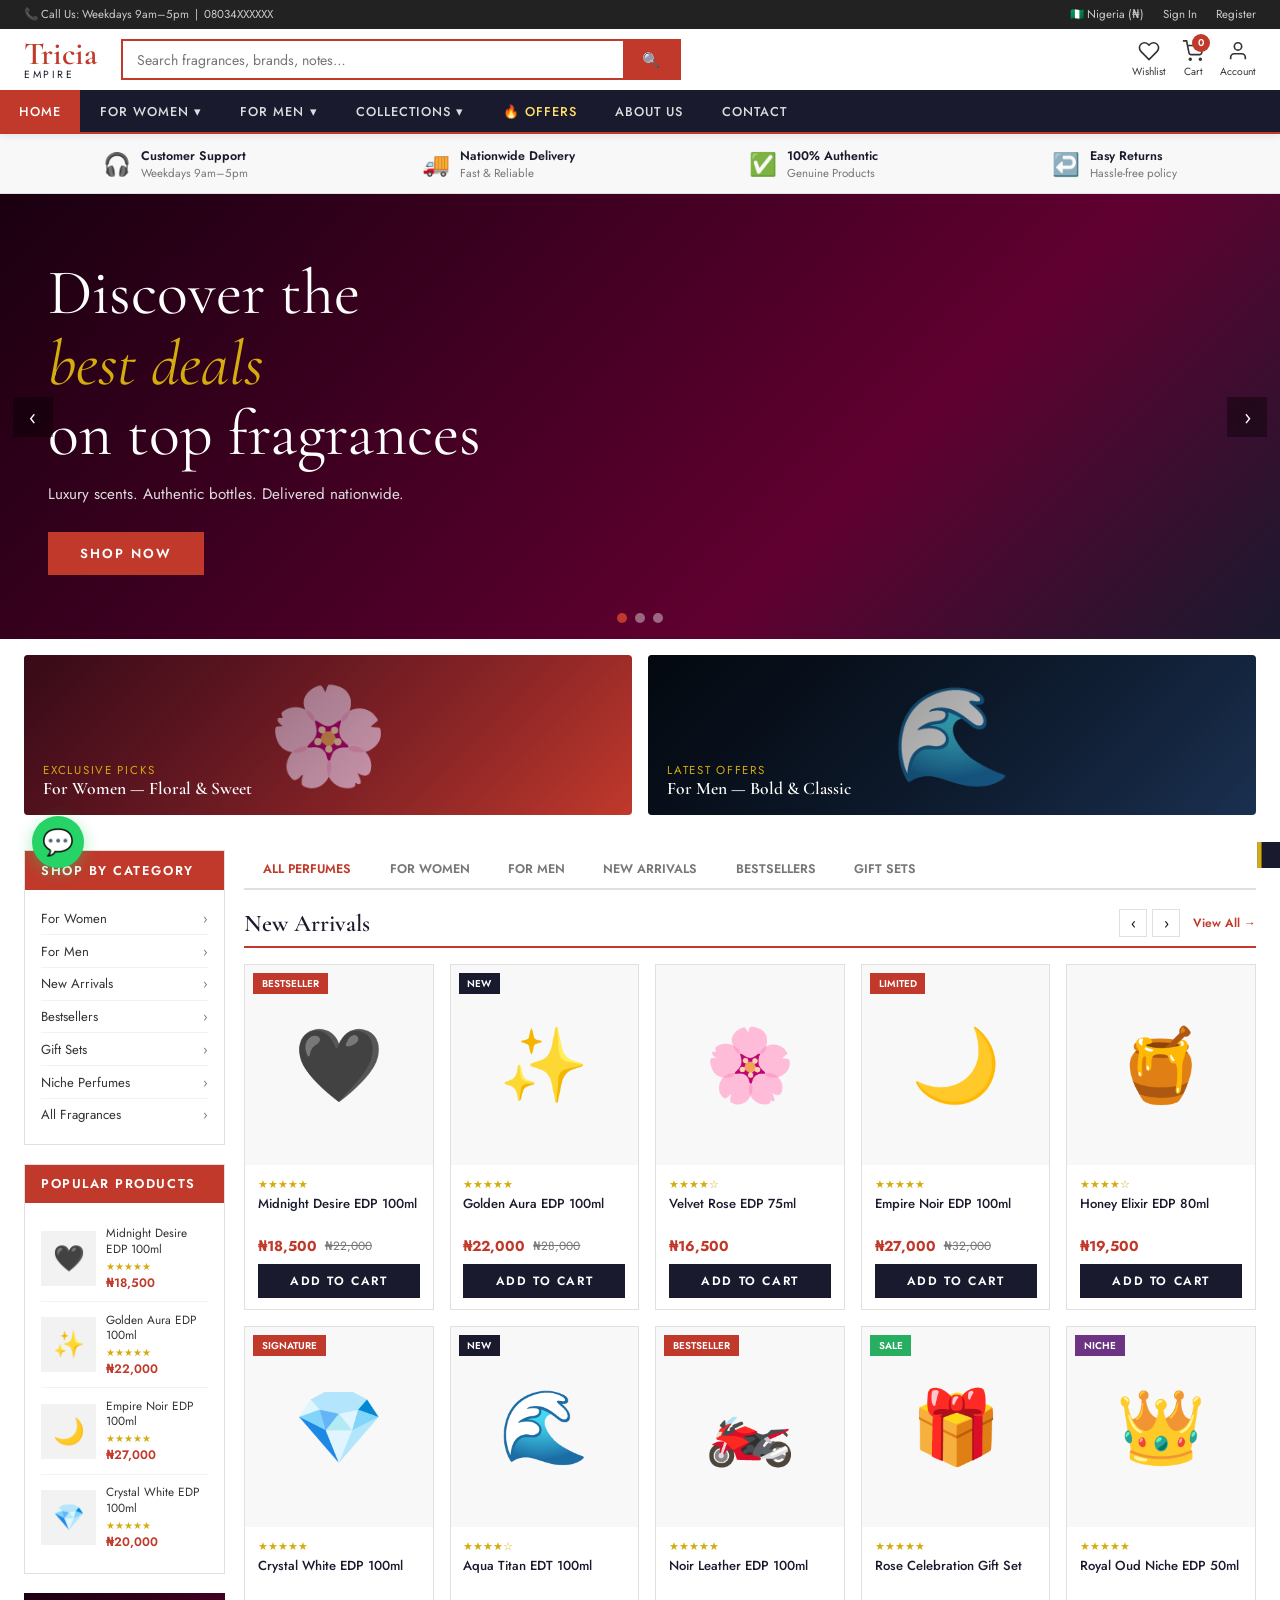
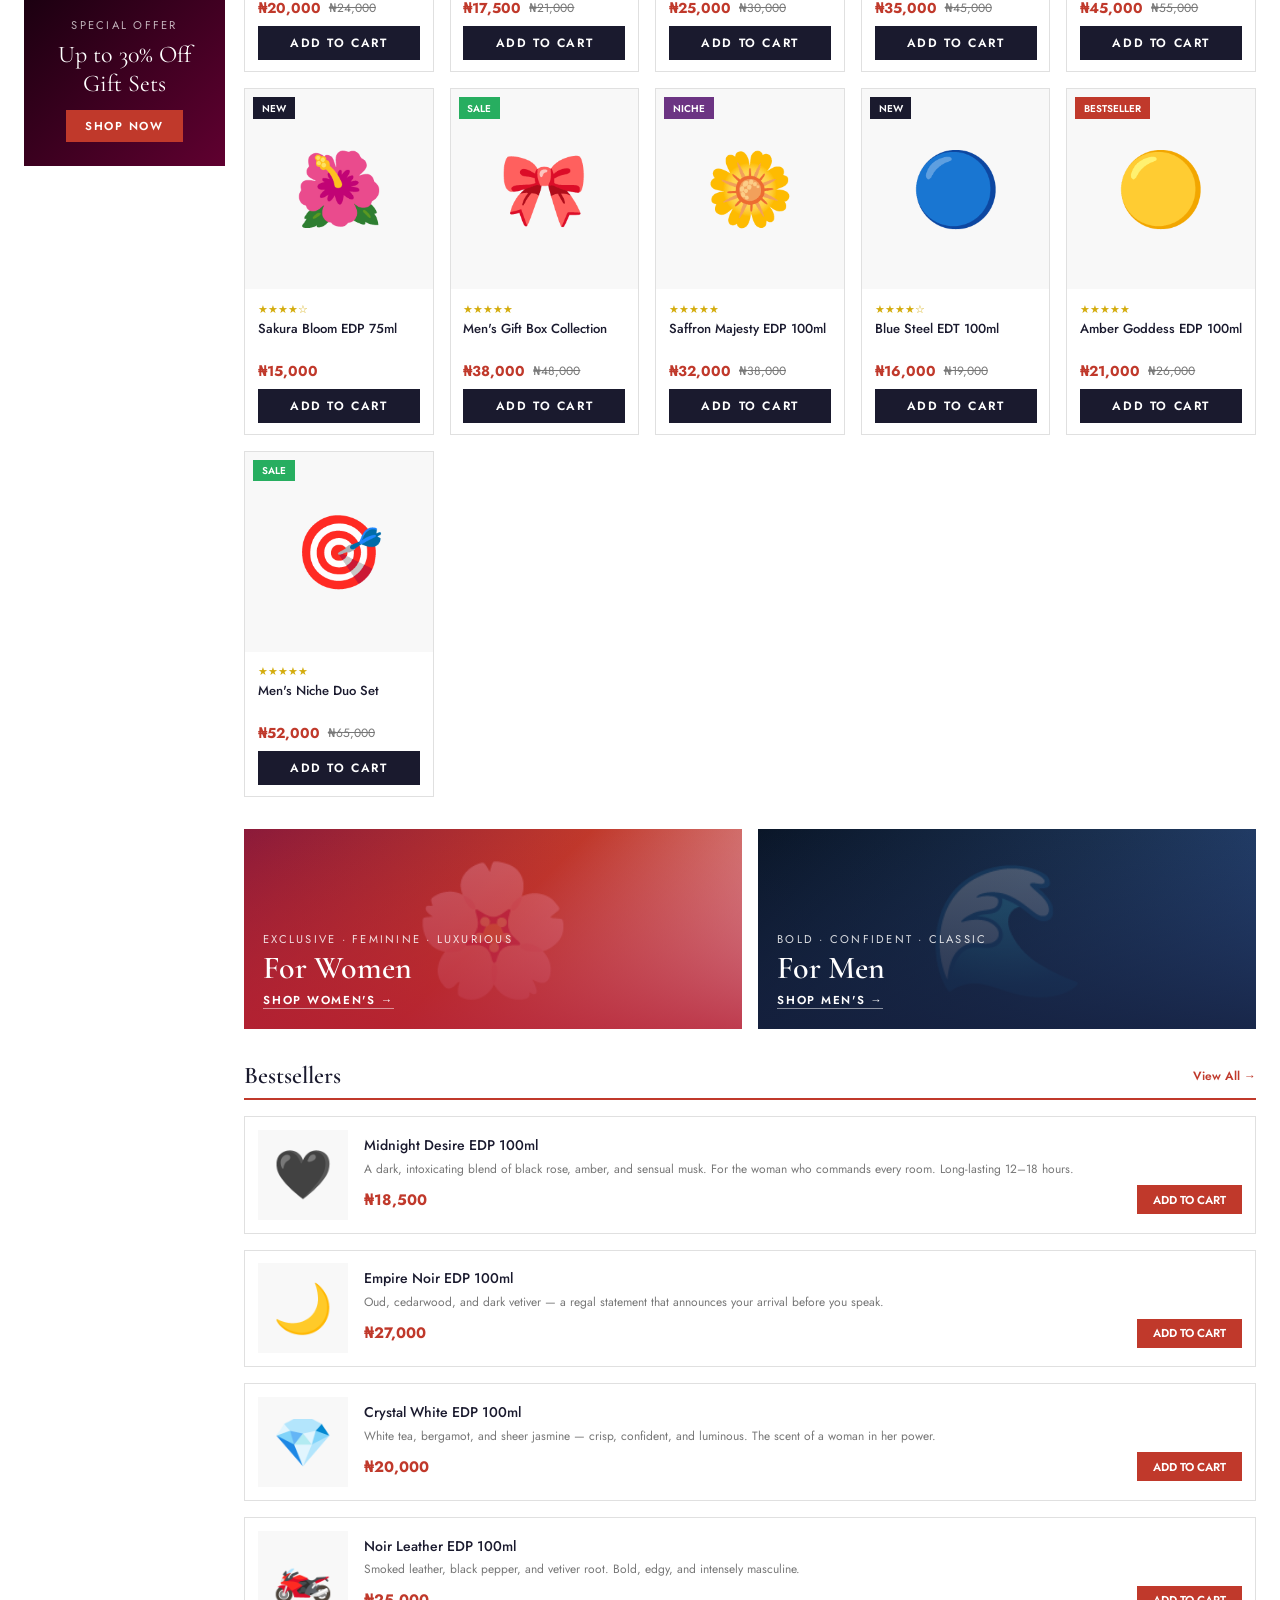
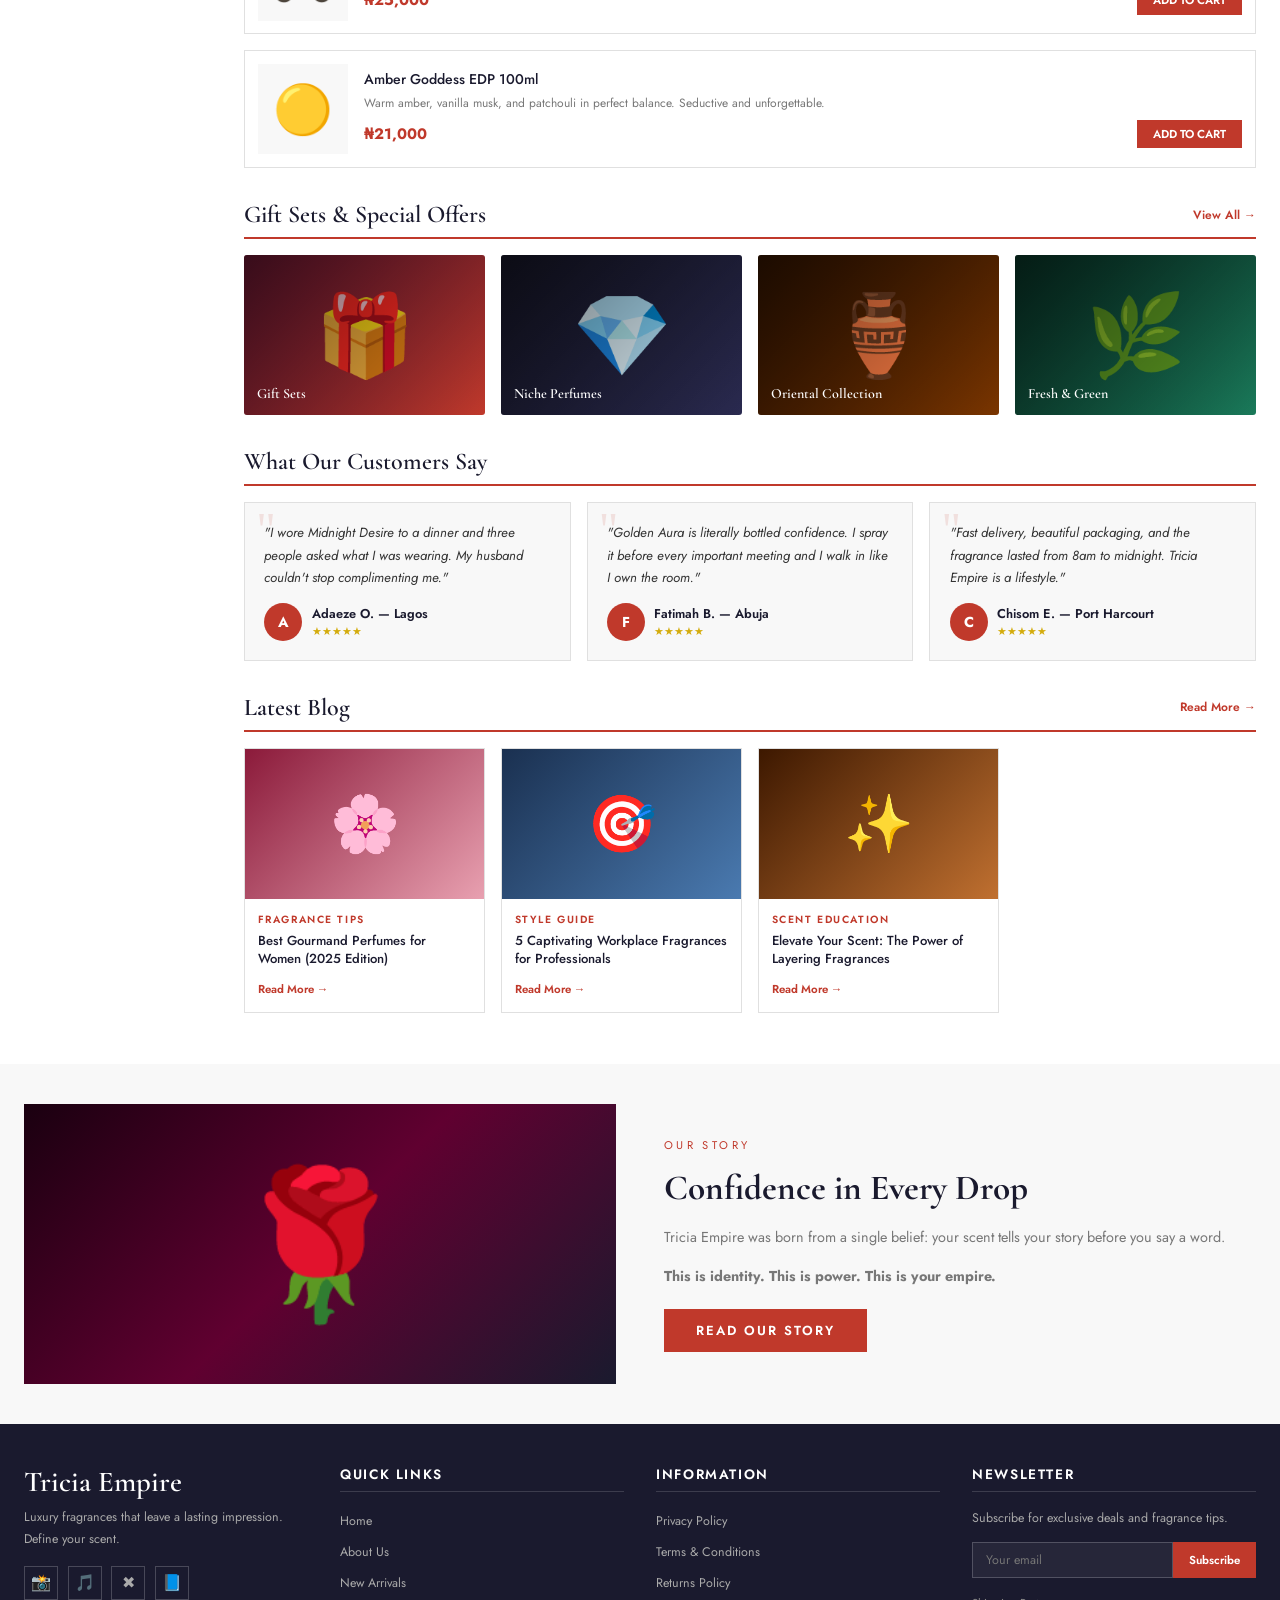
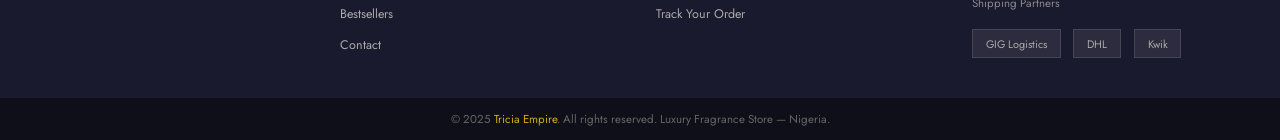
<file: index.html>
<!DOCTYPE html>
<html lang="en">
<head>
<meta charset="UTF-8"/><meta name="viewport" content="width=device-width,initial-scale=1.0"/>
<title>Tricia Empire | Luxury Fragrance Store</title>
<link rel="stylesheet" href="css/main.css"/>

<style>
.hero{position:relative;overflow:hidden;background:var(--dark)}
.slides{display:flex;transition:transform .5s ease}
.slide{min-width:100%;position:relative;display:flex;align-items:center;overflow:hidden;min-height:400px}
.slide-bg{position:absolute;inset:0;background-size:cover;background-position:center}
.slide-content{position:relative;z-index:2;padding:4rem 3rem;max-width:600px}
.slide-content h1{font-family:'Cormorant Garamond',serif;font-size:clamp(2.2rem,5vw,4rem);font-weight:400;color:#fff;line-height:1.1;margin-bottom:.8rem}
.slide-content h1 em{font-style:italic;color:var(--gold2)}
.slide-content p{color:#ddd;font-size:.95rem;margin-bottom:1.5rem;line-height:1.7}
.slider-nav{position:absolute;bottom:1rem;left:50%;transform:translateX(-50%);display:flex;gap:.5rem;z-index:10}
.dot{width:10px;height:10px;border-radius:50%;background:rgba(255,255,255,.4);cursor:pointer;transition:background .2s}
.dot.active{background:var(--red)}
.slider-arrow{position:absolute;top:50%;transform:translateY(-50%);background:rgba(0,0,0,.4);color:#fff;border:none;width:40px;height:40px;font-size:1.3rem;z-index:10;transition:background .2s;cursor:pointer}
.slider-arrow:hover{background:var(--red)}
.slider-arrow.prev{left:.8rem}.slider-arrow.next{right:.8rem}
.promo-row{display:grid;grid-template-columns:1fr 1fr;gap:1rem;padding:1rem 1.5rem;max-width:1300px;margin:0 auto}
.promo-card{position:relative;overflow:hidden;border-radius:4px;cursor:pointer;height:160px}
.promo-card-bg{width:100%;height:100%;display:flex;align-items:center;justify-content:center;font-size:6rem;transition:transform .4s}
.promo-card:hover .promo-card-bg{transform:scale(1.05)}
.promo-label{position:absolute;inset:0;background:linear-gradient(135deg,rgba(0,0,0,.6),transparent);display:flex;flex-direction:column;justify-content:flex-end;padding:1rem 1.2rem}
.promo-label h3{color:#fff;font-size:1.1rem;font-weight:600;font-family:'Cormorant Garamond',serif}
.promo-label span{color:var(--gold2);font-size:.72rem;letter-spacing:.15em;text-transform:uppercase}
.store-body{display:grid;grid-template-columns:220px 1fr;gap:0;max-width:1300px;margin:0 auto;padding:1.2rem 1.5rem}
.sidebar{padding-right:1.2rem}
.sidebar-box{border:1px solid var(--border);margin-bottom:1.2rem;overflow:hidden}
.sidebar-title{background:var(--red);color:#fff;padding:.6rem 1rem;font-size:.8rem;font-weight:600;letter-spacing:.12em;text-transform:uppercase}
.sidebar-body{padding:.8rem 1rem}
.sidebar-link{display:flex;align-items:center;padding:.4rem 0;font-size:.82rem;color:var(--text);border-bottom:1px solid var(--light);transition:color .2s;cursor:pointer}
.sidebar-link:last-child{border-bottom:none}.sidebar-link:hover{color:var(--red)}
.sidebar-link .arr{margin-left:auto;color:var(--muted)}
.mini-product{display:flex;gap:.6rem;padding:.6rem 0;border-bottom:1px solid var(--light);align-items:center;cursor:pointer}
.mini-product:last-child{border-bottom:none}
.mini-img{width:55px;height:55px;flex-shrink:0;background:var(--light);display:flex;align-items:center;justify-content:center;font-size:1.6rem}
.mini-info{flex:1;min-width:0}
.mini-name{font-size:.74rem;line-height:1.3;color:var(--text);display:-webkit-box;-webkit-line-clamp:2;-webkit-box-orient:vertical;overflow:hidden;margin-bottom:.15rem}
.mini-stars{color:var(--gold2);font-size:.63rem}.mini-price{font-size:.77rem;font-weight:600;color:var(--red)}
.main-content{min-width:0}
.tabs{display:flex;border-bottom:2px solid var(--border);margin-bottom:1.2rem;overflow-x:auto}
.tab-btn{background:none;border:none;padding:.6rem 1.2rem;font-size:.78rem;font-weight:600;text-transform:uppercase;color:var(--muted);cursor:pointer;border-bottom:2px solid transparent;margin-bottom:-2px;white-space:nowrap;transition:color .2s,border-color .2s}
.tab-btn:hover{color:var(--red)}.tab-btn.active{color:var(--red);border-bottom-color:var(--red)}
.gender-row{display:grid;grid-template-columns:1fr 1fr;gap:1rem;margin-bottom:2rem}
.gender-card{position:relative;overflow:hidden;height:200px;cursor:pointer}
.gender-bg{position:absolute;inset:0;transition:transform .5s}
.gender-card:hover .gender-bg{transform:scale(1.06)}
.gender-overlay{position:absolute;inset:0;display:flex;flex-direction:column;justify-content:flex-end;padding:1.2rem}
.gender-card.women .gender-overlay{background:linear-gradient(to top,rgba(180,30,50,.8),transparent)}
.gender-card.men .gender-overlay{background:linear-gradient(to top,rgba(20,30,60,.8),transparent)}
.g-eyebrow{font-size:.7rem;letter-spacing:.2em;text-transform:uppercase;color:rgba(255,255,255,.85);margin-bottom:.3rem}
.g-title{font-family:'Cormorant Garamond',serif;font-size:2rem;font-weight:600;color:#fff;line-height:1}
.g-link{display:inline-block;margin-top:.5rem;font-size:.72rem;font-weight:600;letter-spacing:.15em;text-transform:uppercase;color:#fff;border-bottom:1px solid rgba(255,255,255,.5);transition:border-color .2s}
.g-link:hover{border-color:#fff}
.bs-list{display:flex;flex-direction:column;gap:1rem;margin-bottom:2rem}
.bs-item{display:flex;gap:1rem;border:1px solid var(--border);padding:.8rem;transition:box-shadow .3s;cursor:pointer;align-items:center}
.bs-item:hover{box-shadow:0 4px 16px rgba(0,0,0,.1)}
.bs-img{width:90px;height:90px;flex-shrink:0;background:var(--off);display:flex;align-items:center;justify-content:center;font-size:3rem}
.bs-info{flex:1;min-width:0}
.bs-name{font-size:.88rem;font-weight:500;color:var(--dark);margin-bottom:.3rem;line-height:1.35}
.bs-desc{font-size:.75rem;color:var(--muted);line-height:1.6;margin-bottom:.4rem;display:-webkit-box;-webkit-line-clamp:2;-webkit-box-orient:vertical;overflow:hidden;text-overflow:ellipsis}
.bs-footer{display:flex;align-items:center;justify-content:space-between;flex-wrap:wrap;gap:.5rem}
.bs-price{font-size:.95rem;font-weight:700;color:var(--red)}
.bs-cart{background:var(--red);color:#fff;border:none;padding:.4rem 1rem;font-size:.72rem;font-weight:600;text-transform:uppercase;transition:background .2s;cursor:pointer}
.bs-cart:hover{background:var(--red2)}
.offers-grid{display:grid;grid-template-columns:repeat(auto-fill,minmax(200px,1fr));gap:1rem;margin-bottom:2rem}
.offer-banner{position:relative;overflow:hidden;height:160px;cursor:pointer;border-radius:3px}
.offer-inner{width:100%;height:100%;display:flex;align-items:center;justify-content:center;font-size:5rem;transition:transform .4s}
.offer-banner:hover .offer-inner{transform:scale(1.06)}
.offer-label{position:absolute;inset:0;background:linear-gradient(135deg,rgba(0,0,0,.55),transparent);display:flex;align-items:flex-end;padding:.8rem}
.offer-label span{color:#fff;font-size:.88rem;font-weight:600;font-family:'Cormorant Garamond',serif}
.testi-grid{display:grid;grid-template-columns:repeat(auto-fill,minmax(260px,1fr));gap:1rem;margin-bottom:2rem}
.testi-card{border:1px solid var(--border);padding:1.2rem;position:relative;background:var(--off)}
.testi-q{font-size:3rem;color:var(--red);opacity:.12;line-height:.8;position:absolute;top:.5rem;left:.7rem;font-family:serif}
.testi-text{font-size:.83rem;line-height:1.7;color:var(--text);margin-bottom:.8rem;font-style:italic;position:relative;z-index:1}
.testi-author{display:flex;align-items:center;gap:.6rem}
.testi-av{width:38px;height:38px;border-radius:50%;background:var(--red);color:#fff;display:flex;align-items:center;justify-content:center;font-weight:700;font-size:.9rem;flex-shrink:0}
.testi-name{font-size:.8rem;font-weight:600;color:var(--dark)}.testi-stars{color:var(--gold2);font-size:.7rem}
.blog-grid{display:grid;grid-template-columns:repeat(auto-fill,minmax(220px,1fr));gap:1rem;margin-bottom:2rem}
.blog-card{border:1px solid var(--border);overflow:hidden;cursor:pointer;transition:box-shadow .3s}
.blog-card:hover{box-shadow:0 4px 16px rgba(0,0,0,.1)}
.blog-img{height:150px;overflow:hidden;background:var(--off);display:flex;align-items:center;justify-content:center;font-size:3.5rem}
.blog-body{padding:.8rem}.blog-cat{font-size:.65rem;font-weight:600;letter-spacing:.15em;text-transform:uppercase;color:var(--red);margin-bottom:.3rem}
.blog-title{font-size:.82rem;font-weight:500;line-height:1.4;margin-bottom:.5rem;color:var(--dark)}
.read-more{font-size:.72rem;color:var(--red);font-weight:600;border-bottom:1px solid transparent;transition:border-color .2s;display:inline-block}
.blog-card:hover .read-more{border-color:var(--red)}
.about-strip{background:#f8f8f8;padding:2.5rem 1.5rem}
.about-inner{max-width:1300px;margin:0 auto;display:grid;grid-template-columns:1fr 1fr;gap:3rem;align-items:center}
.about-visual{display:flex;align-items:center;justify-content:center;height:280px;background:linear-gradient(135deg,#1a0010,#600030,#1a1a2e);font-size:9rem}
@media(max-width:1024px){.store-body{grid-template-columns:1fr}.sidebar{display:none}.promo-row{grid-template-columns:1fr}}
@media(max-width:600px){.gender-row{grid-template-columns:1fr}.about-inner{grid-template-columns:1fr}.slide-content{padding:2rem 1.2rem}}
</style>
</head>
<body>
<div id="site-header"></div>
<div class="hero">
  <div class="slides" id="slides">
    <div class="slide"><div class="slide-bg" style="background:linear-gradient(135deg,#1a0010,#3d0020,#600030,#1a1a2e)"></div><div class="slide-content"><h1>Discover the<br/><em>best deals</em><br/>on top fragrances</h1><p>Luxury scents. Authentic bottles. Delivered nationwide.</p><a href="pages/category.html?cat=all&gender=all" class="btn-red">Shop Now</a></div></div>
    <div class="slide"><div class="slide-bg" style="background:linear-gradient(135deg,#0a1628,#1a3050,#0d2040)"></div><div class="slide-content"><h1>New Arrivals<br/><em>For Women</em><br/>& Men</h1><p>Fresh drops every week. Be the first to own the season's finest fragrances.</p><a href="pages/category.html?cat=new&gender=all" class="btn-red">See New Arrivals</a></div></div>
    <div class="slide"><div class="slide-bg" style="background:linear-gradient(135deg,#1a0800,#3d1800,#5a2800)"></div><div class="slide-content"><h1>Best Deals on<br/><em>Bestsellers</em></h1><p>Top-rated fragrances loved by thousands of Nigerians.</p><a href="pages/category.html?cat=bestseller&gender=all" class="btn-red">View Bestsellers</a></div></div>
  </div>
  <button class="slider-arrow prev" onclick="moveSlide(-1)">‹</button>
  <button class="slider-arrow next" onclick="moveSlide(1)">›</button>
  <div class="slider-nav" id="sliderNav"></div>
</div>
<div class="promo-row">
  <div class="promo-card" onclick="location.href='pages/category.html?cat=all&gender=women'"><div class="promo-card-bg" style="background:linear-gradient(135deg,#8b1a3a,#c0392b)">🌸</div><div class="promo-label"><span>Exclusive Picks</span><h3>For Women — Floral & Sweet</h3></div></div>
  <div class="promo-card" onclick="location.href='pages/category.html?cat=all&gender=men'"><div class="promo-card-bg" style="background:linear-gradient(135deg,#0a1628,#1a3050)">🌊</div><div class="promo-label"><span>Latest Offers</span><h3>For Men — Bold & Classic</h3></div></div>
</div>
<div class="store-body">
  <aside class="sidebar">
    <div class="sidebar-box"><div class="sidebar-title">Shop by Category</div><div class="sidebar-body">
      <div class="sidebar-link" onclick="location.href='pages/category.html?cat=all&gender=women'">For Women <span class="arr">›</span></div>
      <div class="sidebar-link" onclick="location.href='pages/category.html?cat=all&gender=men'">For Men <span class="arr">›</span></div>
      <div class="sidebar-link" onclick="location.href='pages/category.html?cat=new&gender=all'">New Arrivals <span class="arr">›</span></div>
      <div class="sidebar-link" onclick="location.href='pages/category.html?cat=bestseller&gender=all'">Bestsellers <span class="arr">›</span></div>
      <div class="sidebar-link" onclick="location.href='pages/category.html?cat=gift&gender=all'">Gift Sets <span class="arr">›</span></div>
      <div class="sidebar-link" onclick="location.href='pages/category.html?cat=niche&gender=all'">Niche Perfumes <span class="arr">›</span></div>
      <div class="sidebar-link" onclick="location.href='pages/category.html?cat=all&gender=all'">All Fragrances <span class="arr">›</span></div>
    </div></div>
    <div class="sidebar-box"><div class="sidebar-title">Popular Products</div><div class="sidebar-body" id="popularSidebar"></div></div>
    <div style="background:linear-gradient(135deg,#1a0010,#600030);padding:1.5rem;text-align:center;margin-bottom:1.2rem">
      <p style="font-size:.7rem;letter-spacing:.2em;text-transform:uppercase;color:rgba(255,255,255,.7);margin-bottom:.4rem">Special Offer</p>
      <p style="font-family:'Cormorant Garamond',serif;font-size:1.5rem;color:#fff;margin-bottom:.8rem">Up to 30% Off<br/>Gift Sets</p>
      <a href="pages/category.html?cat=gift&gender=all" class="btn-red" style="font-size:.72rem;padding:.5rem 1.2rem">Shop Now</a>
    </div>
  </aside>
  <main class="main-content">
    <div class="tabs">
      <button class="tab-btn active" onclick="filterTab('all',this)">All Perfumes</button>
      <button class="tab-btn" onclick="filterTab('women',this)">For Women</button>
      <button class="tab-btn" onclick="filterTab('men',this)">For Men</button>
      <button class="tab-btn" onclick="filterTab('new',this)">New Arrivals</button>
      <button class="tab-btn" onclick="filterTab('bestseller',this)">Bestsellers</button>
      <button class="tab-btn" onclick="filterTab('gift',this)">Gift Sets</button>
    </div>
    <div class="section-header"><h2>New Arrivals</h2><div style="display:flex;align-items:center;gap:.8rem"><div style="display:flex;gap:.3rem"><button class="car-btn" onclick="scrollG(-1)">‹</button><button class="car-btn" onclick="scrollG(1)">›</button></div><a href="pages/category.html?cat=new&gender=all">View All →</a></div></div>
    <div class="products-grid" id="productsGrid"></div>
    <div class="gender-row">
      <div class="gender-card women" onclick="location.href='pages/category.html?cat=all&gender=women'">
        <div class="gender-bg" style="background:linear-gradient(135deg,#8b1a3a,#c0392b,#e8b4c0)"></div>
        <div style="position:absolute;inset:0;display:flex;align-items:center;justify-content:center;font-size:8rem;opacity:.3;pointer-events:none">🌸</div>
        <div class="gender-overlay"><div><p class="g-eyebrow">Exclusive · Feminine · Luxurious</p><h3 class="g-title">For Women</h3><a href="pages/category.html?cat=all&gender=women" class="g-link">Shop Women's →</a></div></div>
      </div>
      <div class="gender-card men" onclick="location.href='pages/category.html?cat=all&gender=men'">
        <div class="gender-bg" style="background:linear-gradient(135deg,#0a1628,#1a3050,#2a4a80)"></div>
        <div style="position:absolute;inset:0;display:flex;align-items:center;justify-content:center;font-size:8rem;opacity:.25;pointer-events:none">🌊</div>
        <div class="gender-overlay"><div><p class="g-eyebrow">Bold · Confident · Classic</p><h3 class="g-title">For Men</h3><a href="pages/category.html?cat=all&gender=men" class="g-link">Shop Men's →</a></div></div>
      </div>
    </div>
    <div class="section-header"><h2>Bestsellers</h2><a href="pages/category.html?cat=bestseller&gender=all">View All →</a></div>
    <div class="bs-list" id="bestsellerList"></div>
    <div class="section-header"><h2>Gift Sets & Special Offers</h2><a href="pages/offers.html">View All →</a></div>
    <div class="offers-grid">
      <div class="offer-banner" onclick="location.href='pages/category.html?cat=gift&gender=all'"><div class="offer-inner" style="background:linear-gradient(135deg,#7b1a3a,#c0392b)">🎁</div><div class="offer-label"><span>Gift Sets</span></div></div>
      <div class="offer-banner" onclick="location.href='pages/category.html?cat=niche&gender=all'"><div class="offer-inner" style="background:linear-gradient(135deg,#1a1a2e,#2a2a50)">💎</div><div class="offer-label"><span>Niche Perfumes</span></div></div>
      <div class="offer-banner" onclick="location.href='pages/category.html?note=oriental&gender=all'"><div class="offer-inner" style="background:linear-gradient(135deg,#3d1800,#7a3500)">🏺</div><div class="offer-label"><span>Oriental Collection</span></div></div>
      <div class="offer-banner" onclick="location.href='pages/category.html?note=fresh&gender=all'"><div class="offer-inner" style="background:linear-gradient(135deg,#0a3d2e,#1a7a5a)">🌿</div><div class="offer-label"><span>Fresh & Green</span></div></div>
    </div>
    <div class="section-header"><h2>What Our Customers Say</h2></div>
    <div class="testi-grid">
      <div class="testi-card"><div class="testi-q">"</div><p class="testi-text">"I wore Midnight Desire to a dinner and three people asked what I was wearing. My husband couldn't stop complimenting me."</p><div class="testi-author"><div class="testi-av">A</div><div><p class="testi-name">Adaeze O. — Lagos</p><p class="testi-stars">★★★★★</p></div></div></div>
      <div class="testi-card"><div class="testi-q">"</div><p class="testi-text">"Golden Aura is literally bottled confidence. I spray it before every important meeting and I walk in like I own the room."</p><div class="testi-author"><div class="testi-av">F</div><div><p class="testi-name">Fatimah B. — Abuja</p><p class="testi-stars">★★★★★</p></div></div></div>
      <div class="testi-card"><div class="testi-q">"</div><p class="testi-text">"Fast delivery, beautiful packaging, and the fragrance lasted from 8am to midnight. Tricia Empire is a lifestyle."</p><div class="testi-author"><div class="testi-av">C</div><div><p class="testi-name">Chisom E. — Port Harcourt</p><p class="testi-stars">★★★★★</p></div></div></div>
    </div>
    <div class="section-header"><h2>Latest Blog</h2><a href="#">Read More →</a></div>
    <div class="blog-grid">
      <div class="blog-card" onclick="showToast('Blog coming soon!')"><div class="blog-img" style="background:linear-gradient(135deg,#8b1a3a,#e8a0b0)">🌸</div><div class="blog-body"><p class="blog-cat">Fragrance Tips</p><p class="blog-title">Best Gourmand Perfumes for Women (2025 Edition)</p><span class="read-more">Read More →</span></div></div>
      <div class="blog-card" onclick="showToast('Blog coming soon!')"><div class="blog-img" style="background:linear-gradient(135deg,#1a3050,#4a7ab0)">🎯</div><div class="blog-body"><p class="blog-cat">Style Guide</p><p class="blog-title">5 Captivating Workplace Fragrances for Professionals</p><span class="read-more">Read More →</span></div></div>
      <div class="blog-card" onclick="showToast('Blog coming soon!')"><div class="blog-img" style="background:linear-gradient(135deg,#3d1800,#c07030)">✨</div><div class="blog-body"><p class="blog-cat">Scent Education</p><p class="blog-title">Elevate Your Scent: The Power of Layering Fragrances</p><span class="read-more">Read More →</span></div></div>
    </div>
  </main>
</div>
<div class="about-strip"><div class="about-inner"><div class="about-visual">🌹</div><div>
  <p style="font-size:.7rem;letter-spacing:.3em;text-transform:uppercase;color:var(--red);margin-bottom:.8rem">Our Story</p>
  <h2 style="font-family:'Cormorant Garamond',serif;font-size:2.2rem;color:var(--dark);margin-bottom:1rem">Confidence in Every Drop</h2>
  <p style="font-size:.9rem;line-height:1.8;color:var(--muted);margin-bottom:.8rem">Tricia Empire was born from a single belief: your scent tells your story before you say a word.</p>
  <p style="font-size:.9rem;line-height:1.8;color:var(--muted);margin-bottom:1.2rem"><strong>This is identity. This is power. This is your empire.</strong></p>
  <a href="pages/about.html" class="btn-red">Read Our Story</a>
</div></div></div>
<div id="site-footer"></div>
<script src="js/products.js"></script><script src="js/cart.js"></script><script src="js/layout.js"></script>
<script>
let slideIndex=0;
function buildDots(){const n=document.getElementById('sliderNav'),c=document.querySelectorAll('.slide').length;n.innerHTML=Array.from({length:c},(_,i)=>`<div class="dot ${i===0?'active':''}" onclick="goSlide(${i})"></div>`).join('')}
function goSlide(i){slideIndex=i;document.getElementById('slides').style.transform=`translateX(-${i*100}%)`;document.querySelectorAll('.dot').forEach((d,j)=>d.classList.toggle('active',j===i))}
function moveSlide(d){const c=document.querySelectorAll('.slide').length;slideIndex=(slideIndex+d+c)%c;goSlide(slideIndex)}
setInterval(()=>moveSlide(1),5000);
function filterTab(f,btn){document.querySelectorAll('.tab-btn').forEach(b=>b.classList.remove('active'));btn.classList.add('active');let list=products;if(f==='women')list=products.filter(p=>p.gender==='women');else if(f==='men')list=products.filter(p=>p.gender==='men');else if(['new','bestseller','gift','niche'].includes(f))list=products.filter(p=>p.category===f);renderGrid(list)}
function renderGrid(list){document.getElementById('productsGrid').innerHTML=list.map(p=>renderProductCard(p,'./')).join('')}
function scrollG(d){const g=document.getElementById('productsGrid');if(g)g.scrollBy({left:d*400,behavior:'smooth'})}
document.addEventListener('DOMContentLoaded',()=>{
  renderLayout();buildDots();renderGrid(products);
  document.getElementById('bestsellerList').innerHTML=products.filter(p=>p.category==='bestseller').map(p=>`<div class="bs-item" onclick="openModal(${p.id})"><div class="bs-img">${p.emoji}</div><div class="bs-info"><div class="bs-name">${p.name}</div><div class="bs-desc">${p.desc}</div><div class="bs-footer"><span class="bs-price">₦${p.price.toLocaleString()}</span><button class="bs-cart" onclick="event.stopPropagation();addToCartById(${p.id})">Add to Cart</button></div></div></div>`).join('');
  document.getElementById('popularSidebar').innerHTML=products.filter(p=>p.stars===5).slice(0,4).map(p=>`<div class="mini-product" onclick="openModal(${p.id})"><div class="mini-img">${p.emoji}</div><div class="mini-info"><div class="mini-name">${p.name}</div><div class="mini-stars">${'★'.repeat(p.stars)}</div><div class="mini-price">₦${p.price.toLocaleString()}</div></div></div>`).join('');
});
</script>
</body></html>
</file>
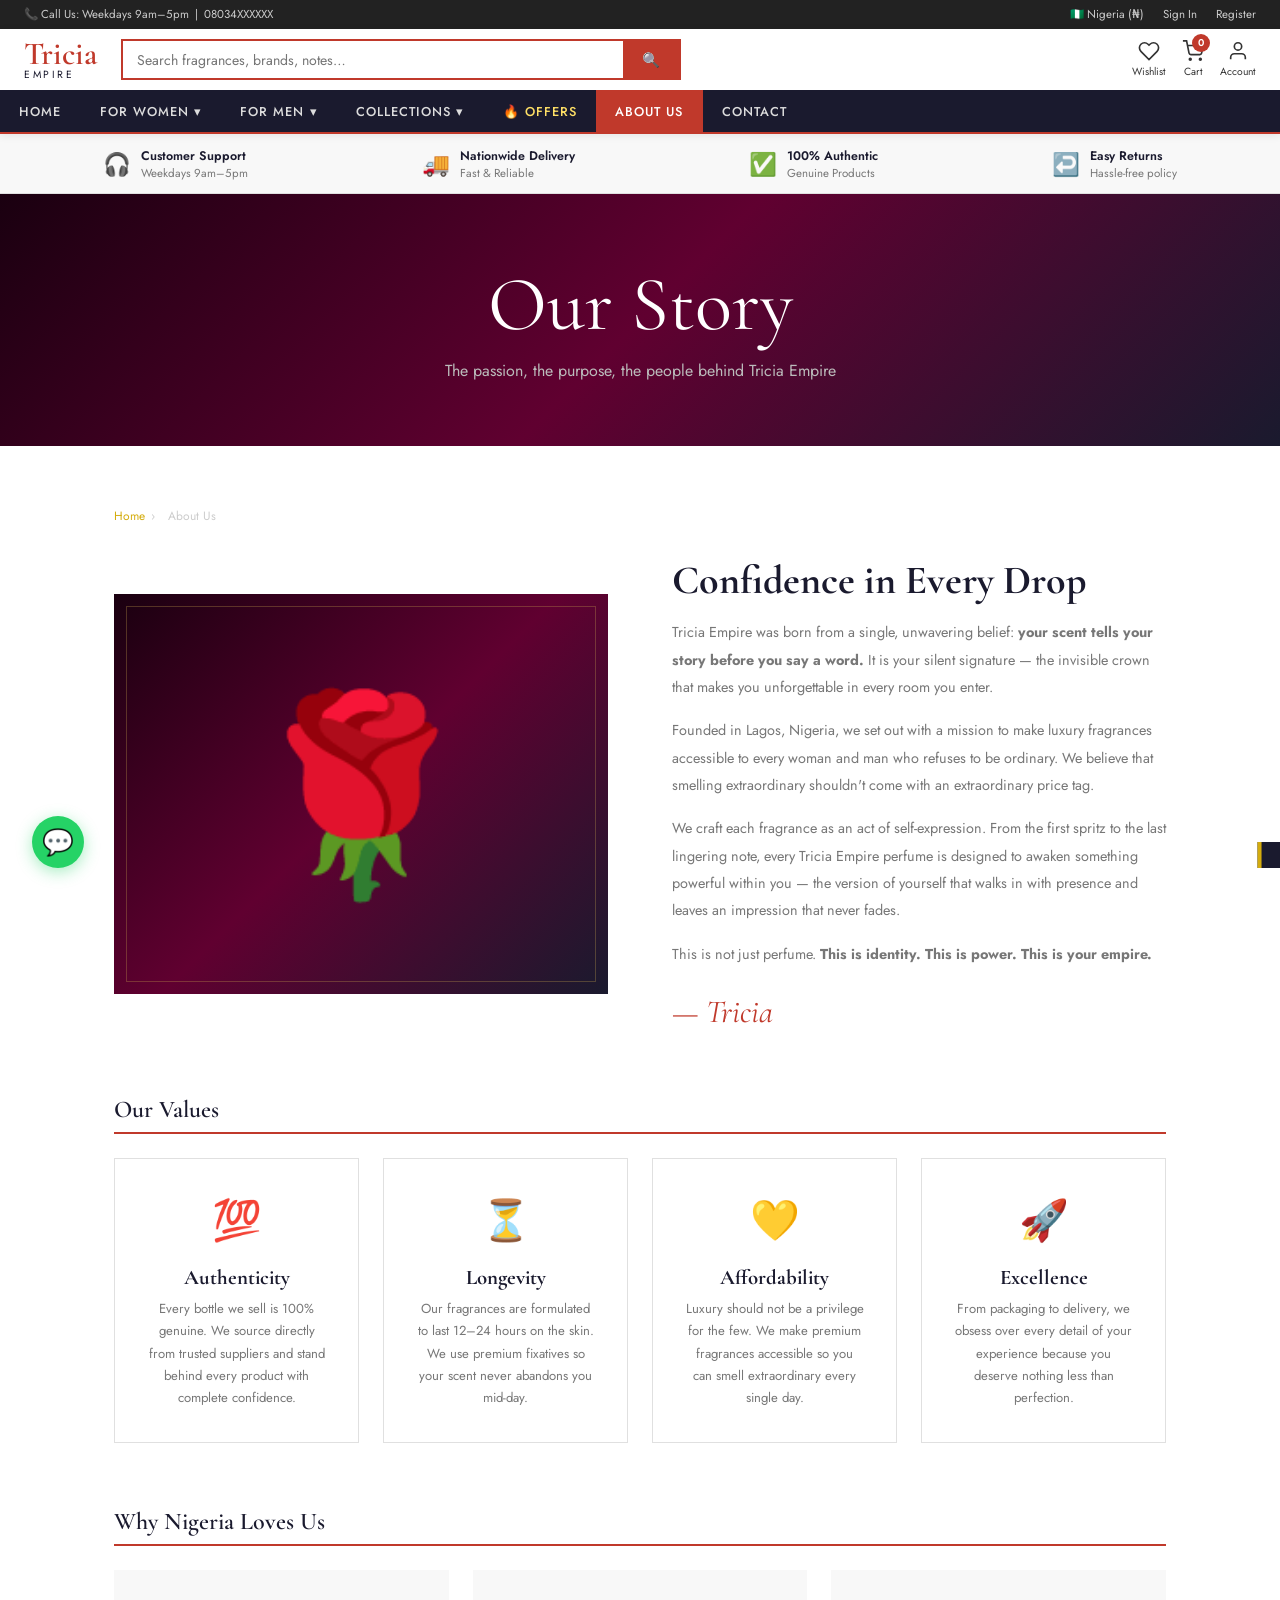
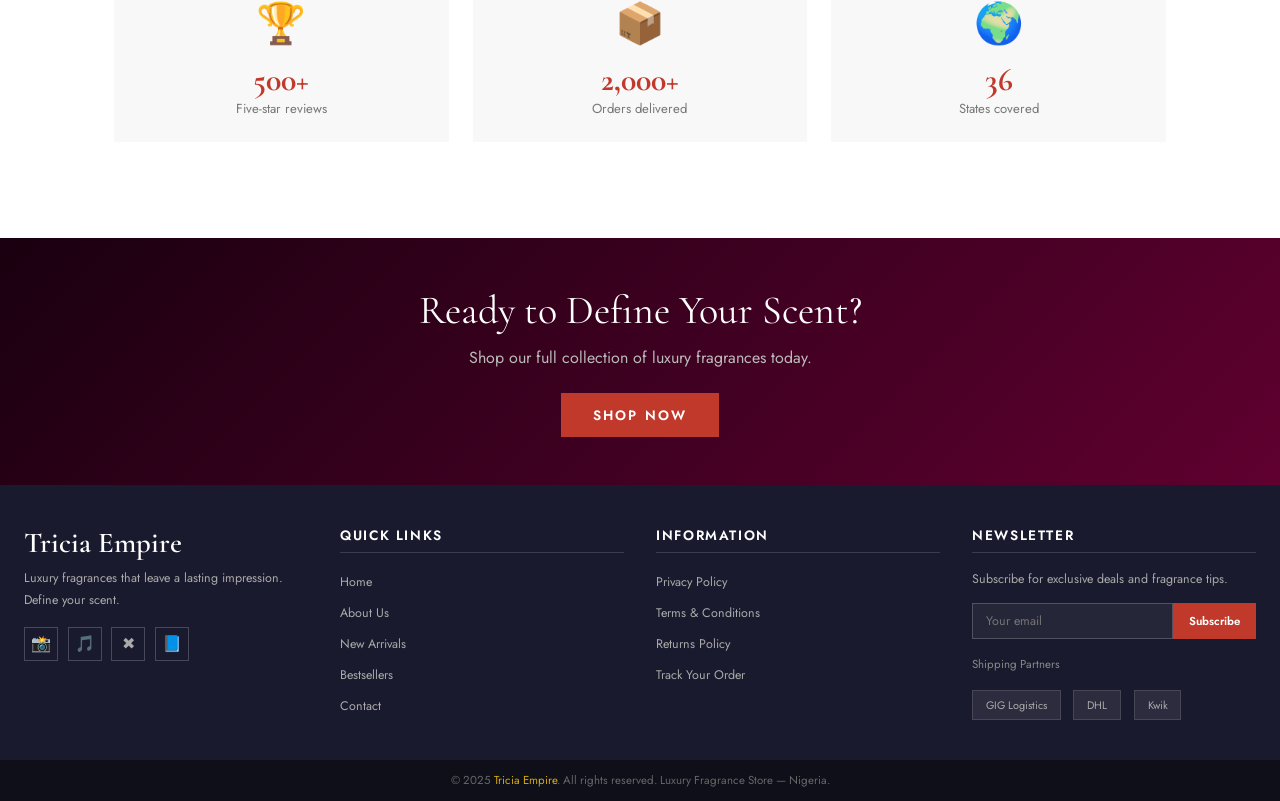
<file: pages/about.html>
<!DOCTYPE html>
<html lang="en">
<head>
<meta charset="UTF-8"/><meta name="viewport" content="width=device-width,initial-scale=1.0"/>
<title>About Us — Tricia Empire</title>
<link rel="stylesheet" href="../css/main.css"/>
<style>
.about-hero{background:linear-gradient(135deg,#1a0010,#600030,#1a1a2e);padding:4rem 1.5rem;text-align:center}
.about-hero h1{font-family:'Cormorant Garamond',serif;font-size:clamp(2.5rem,6vw,5rem);color:#fff;font-weight:400;margin-bottom:.5rem}
.about-hero p{color:#bbb;font-size:1rem;max-width:600px;margin:0 auto}
.about-wrap{max-width:1100px;margin:0 auto;padding:3rem 1.5rem}
.about-story{display:grid;grid-template-columns:1fr 1fr;gap:4rem;align-items:center;margin-bottom:4rem}
.about-visual{height:400px;background:linear-gradient(135deg,#1a0010,#600030,#1a1a2e);display:flex;align-items:center;justify-content:center;font-size:12rem;position:relative}
.about-visual::after{content:'';position:absolute;inset:12px;border:1px solid rgba(201,168,76,.3)}
.about-text h2{font-family:'Cormorant Garamond',serif;font-size:2.5rem;color:var(--dark);margin-bottom:1rem;line-height:1.15}
.about-text p{font-size:.9rem;line-height:1.9;color:var(--muted);margin-bottom:1rem}
.about-sig{font-family:'Cormorant Garamond',serif;font-size:2rem;font-style:italic;color:var(--red);margin-top:1.5rem}
.values-grid{display:grid;grid-template-columns:repeat(auto-fit,minmax(220px,1fr));gap:1.5rem;margin-bottom:4rem}
.value-card{border:1px solid var(--border);padding:2rem;text-align:center;transition:border-color .2s,transform .2s}
.value-card:hover{border-color:var(--red);transform:translateY(-3px)}
.value-icon{font-size:2.5rem;margin-bottom:1rem}
.value-card h3{font-family:'Cormorant Garamond',serif;font-size:1.3rem;color:var(--dark);margin-bottom:.5rem}
.value-card p{font-size:.82rem;line-height:1.7;color:var(--muted)}
.team-section{text-align:center;margin-bottom:4rem}
.team-section h2{font-family:'Cormorant Garamond',serif;font-size:2.5rem;color:var(--dark);margin-bottom:.5rem}
.team-section p{font-size:.9rem;color:var(--muted);max-width:600px;margin:0 auto 2rem}
.cta-strip{background:linear-gradient(135deg,#1a0010,#600030);padding:3rem 1.5rem;text-align:center}
.cta-strip h2{font-family:'Cormorant Garamond',serif;font-size:2.5rem;color:#fff;margin-bottom:.8rem;font-weight:400}
.cta-strip p{color:#bbb;margin-bottom:1.5rem}
@media(max-width:768px){.about-story{grid-template-columns:1fr}.about-visual{height:250px;font-size:8rem}}
</style>
</head>
<body>
<div id="site-header"></div>
<div class="about-hero">
  <h1>Our Story</h1>
  <p>The passion, the purpose, the people behind Tricia Empire</p>
</div>
<div class="about-wrap">
  <div class="breadcrumb" style="margin-bottom:2rem"><a href="../index.html">Home</a><span>›</span><span>About Us</span></div>
  <div class="about-story">
    <div class="about-visual">🌹</div>
    <div class="about-text">
      <h2>Confidence in Every Drop</h2>
      <p>Tricia Empire was born from a single, unwavering belief: <strong>your scent tells your story before you say a word.</strong> It is your silent signature — the invisible crown that makes you unforgettable in every room you enter.</p>
      <p>Founded in Lagos, Nigeria, we set out with a mission to make luxury fragrances accessible to every woman and man who refuses to be ordinary. We believe that smelling extraordinary shouldn't come with an extraordinary price tag.</p>
      <p>We craft each fragrance as an act of self-expression. From the first spritz to the last lingering note, every Tricia Empire perfume is designed to awaken something powerful within you — the version of yourself that walks in with presence and leaves an impression that never fades.</p>
      <p>This is not just perfume. <strong>This is identity. This is power. This is your empire.</strong></p>
      <div class="about-sig">— Tricia</div>
    </div>
  </div>

  <div class="section-header" style="margin-bottom:1.5rem"><h2>Our Values</h2></div>
  <div class="values-grid">
    <div class="value-card"><div class="value-icon">💯</div><h3>Authenticity</h3><p>Every bottle we sell is 100% genuine. We source directly from trusted suppliers and stand behind every product with complete confidence.</p></div>
    <div class="value-card"><div class="value-icon">⏳</div><h3>Longevity</h3><p>Our fragrances are formulated to last 12–24 hours on the skin. We use premium fixatives so your scent never abandons you mid-day.</p></div>
    <div class="value-card"><div class="value-icon">💛</div><h3>Affordability</h3><p>Luxury should not be a privilege for the few. We make premium fragrances accessible so you can smell extraordinary every single day.</p></div>
    <div class="value-card"><div class="value-icon">🚀</div><h3>Excellence</h3><p>From packaging to delivery, we obsess over every detail of your experience because you deserve nothing less than perfection.</p></div>
  </div>

  <div class="section-header" style="margin-bottom:1.5rem"><h2>Why Nigeria Loves Us</h2></div>
  <div style="display:grid;grid-template-columns:1fr 1fr 1fr;gap:1.5rem;margin-bottom:3rem">
    <div style="text-align:center;padding:1.5rem;background:var(--off)"><div style="font-size:2.5rem;margin-bottom:.5rem">🏆</div><h3 style="font-family:'Cormorant Garamond',serif;font-size:2rem;color:var(--red)">500+</h3><p style="font-size:.82rem;color:var(--muted)">Five-star reviews</p></div>
    <div style="text-align:center;padding:1.5rem;background:var(--off)"><div style="font-size:2.5rem;margin-bottom:.5rem">📦</div><h3 style="font-family:'Cormorant Garamond',serif;font-size:2rem;color:var(--red)">2,000+</h3><p style="font-size:.82rem;color:var(--muted)">Orders delivered</p></div>
    <div style="text-align:center;padding:1.5rem;background:var(--off)"><div style="font-size:2.5rem;margin-bottom:.5rem">🌍</div><h3 style="font-family:'Cormorant Garamond',serif;font-size:2rem;color:var(--red)">36</h3><p style="font-size:.82rem;color:var(--muted)">States covered</p></div>
  </div>
</div>

<div class="cta-strip">
  <h2>Ready to Define Your Scent?</h2>
  <p>Shop our full collection of luxury fragrances today.</p>
  <a href="category.html?cat=all&gender=all" class="btn-red" style="font-size:.85rem">Shop Now</a>
</div>

<div id="site-footer"></div>
<script src="../js/products.js"></script><script src="../js/cart.js"></script><script src="../js/layout.js"></script>
<script>document.addEventListener('DOMContentLoaded',()=>renderLayout());</script>
</body></html>
</file>
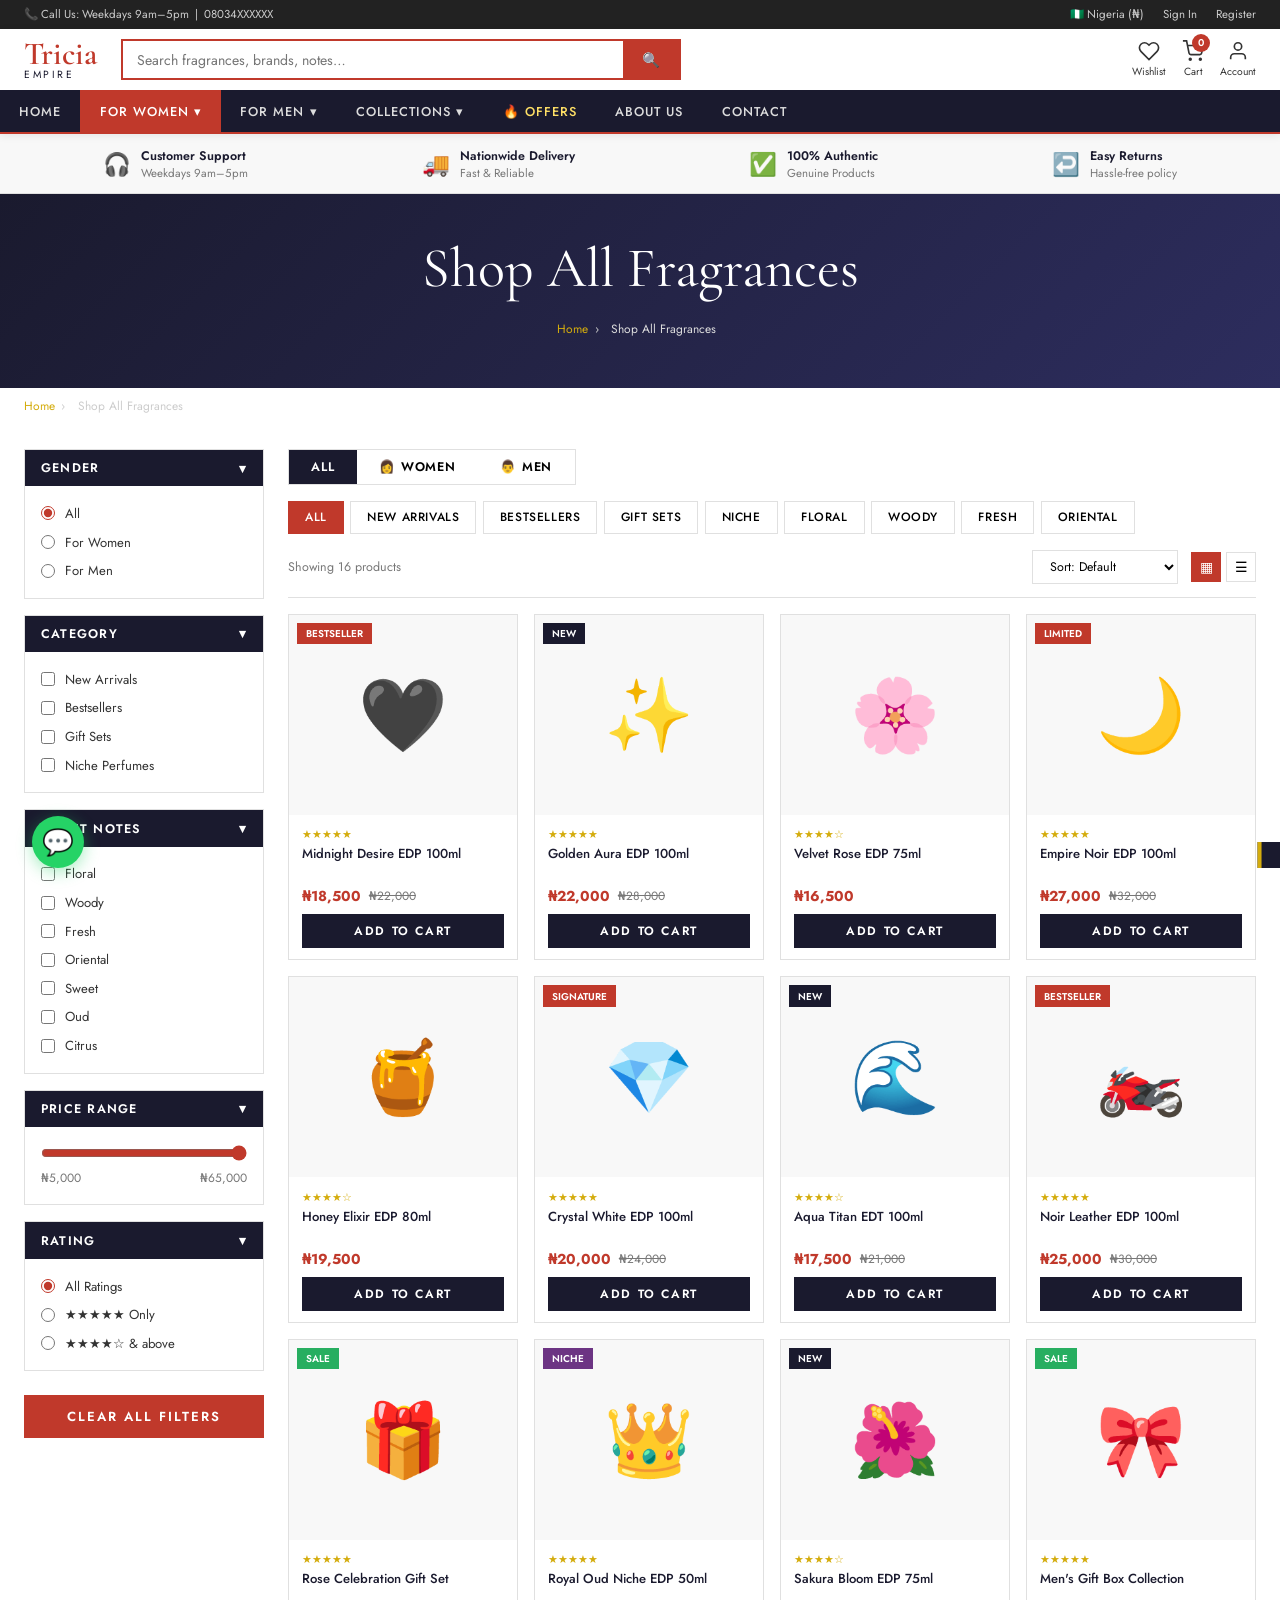
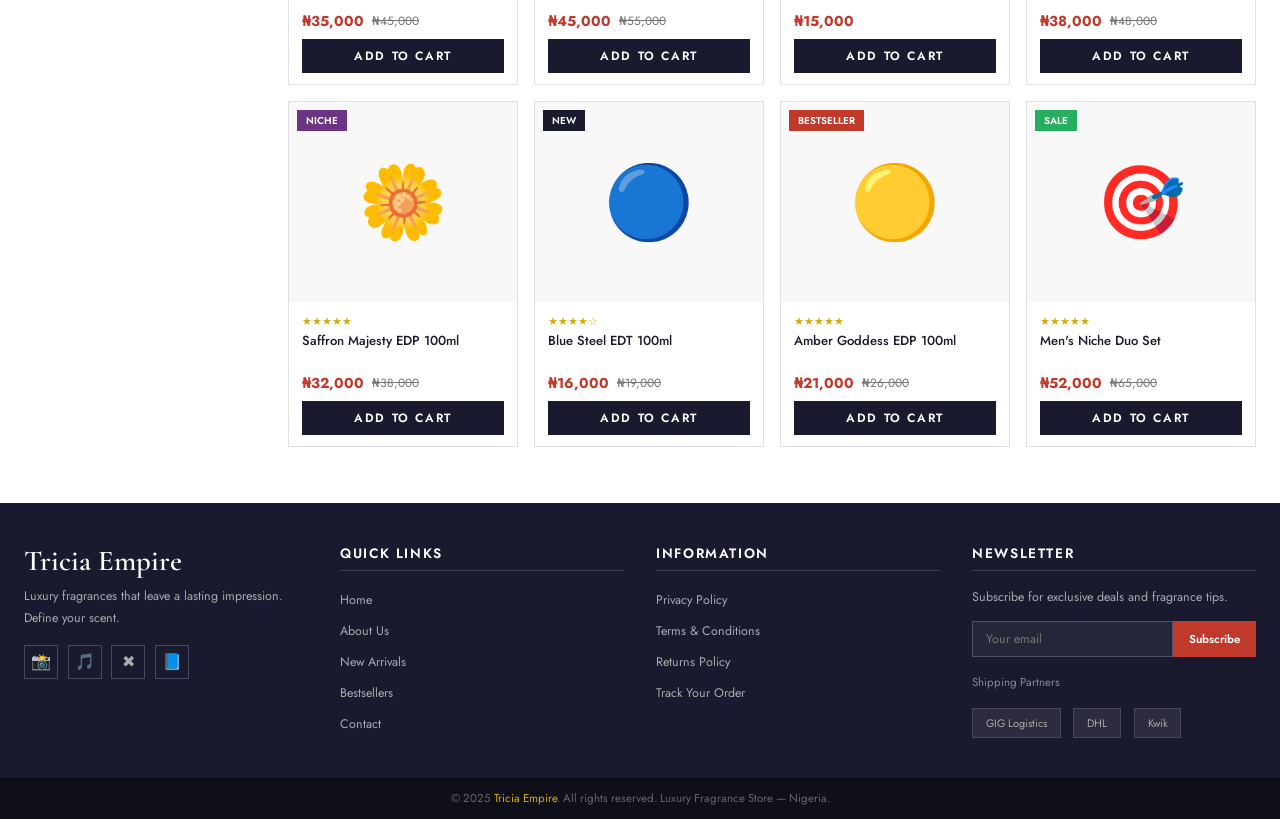
<file: pages/category.html>
<!DOCTYPE html>
<html lang="en">
<head>
<meta charset="UTF-8"/><meta name="viewport" content="width=device-width,initial-scale=1.0"/>
<title>Shop — Tricia Empire</title>
<link rel="stylesheet" href="../css/main.css"/>
<style>
.shop-layout{display:grid;grid-template-columns:240px 1fr;gap:1.5rem;max-width:1300px;margin:0 auto;padding:1.5rem}
.shop-sidebar{position:sticky;top:80px;align-self:start}
.filter-box{border:1px solid var(--border);margin-bottom:1rem;overflow:hidden}
.filter-title{background:var(--dark);color:#fff;padding:.55rem 1rem;font-size:.78rem;font-weight:600;letter-spacing:.1em;text-transform:uppercase;display:flex;align-items:center;justify-content:space-between;cursor:pointer}
.filter-title span{font-size:.8rem;transition:transform .2s}
.filter-body{padding:.8rem 1rem}
.filter-check{display:flex;align-items:center;gap:.6rem;padding:.3rem 0;font-size:.82rem;cursor:pointer;transition:color .2s}
.filter-check:hover{color:var(--red)}
.filter-check input{accent-color:var(--red);cursor:pointer;width:14px;height:14px}
.price-range{display:flex;flex-direction:column;gap:.5rem;padding:.3rem 0}
.price-range input[type=range]{width:100%;accent-color:var(--red)}
.price-vals{display:flex;justify-content:space-between;font-size:.75rem;color:var(--muted)}
.shop-main{min-width:0}
.shop-topbar{display:flex;align-items:center;justify-content:space-between;margin-bottom:1rem;flex-wrap:wrap;gap:.8rem;padding-bottom:.8rem;border-bottom:1px solid var(--border)}
.shop-topbar h1{font-family:'Cormorant Garamond',serif;font-size:1.6rem;color:var(--dark)}
.sort-row{display:flex;align-items:center;gap:.8rem;flex-wrap:wrap}
.sort-select{padding:.4rem .8rem;border:1px solid var(--border);font-family:'Jost',sans-serif;font-size:.78rem;outline:none;cursor:pointer;background:#fff}
.results-info{font-size:.78rem;color:var(--muted)}
.view-btns{display:flex;gap:.3rem}
.view-btn{width:30px;height:30px;border:1px solid var(--border);background:#fff;cursor:pointer;display:flex;align-items:center;justify-content:center;font-size:.9rem;transition:all .2s}
.view-btn.active,.view-btn:hover{background:var(--red);color:#fff;border-color:var(--red)}
.cat-tabs{display:flex;flex-wrap:wrap;gap:.4rem;margin-bottom:1rem}
.cat-tab{padding:.4rem 1rem;border:1px solid var(--border);background:#fff;font-size:.75rem;font-weight:500;cursor:pointer;transition:all .2s;text-transform:uppercase;letter-spacing:.05em}
.cat-tab:hover,.cat-tab.active{background:var(--red);color:#fff;border-color:var(--red)}
.gender-tabs{display:flex;gap:0;margin-bottom:1rem;border:1px solid var(--border);overflow:hidden;display:inline-flex}
.gender-tab{padding:.5rem 1.4rem;background:#fff;border:none;font-size:.78rem;font-weight:600;cursor:pointer;transition:all .2s;text-transform:uppercase;letter-spacing:.06em}
.gender-tab:hover,.gender-tab.active{background:var(--dark);color:#fff}
.grid-4{grid-template-columns:repeat(auto-fill,minmax(200px,1fr))}
.grid-3{grid-template-columns:repeat(auto-fill,minmax(260px,1fr))}
.list-view{display:flex;flex-direction:column;gap:1rem}
.list-card{display:flex;gap:1rem;border:1px solid var(--border);padding:.8rem;transition:box-shadow .2s;cursor:pointer;background:#fff}
.list-card:hover{box-shadow:0 4px 16px rgba(0,0,0,.1)}
.list-img{width:110px;height:110px;flex-shrink:0;background:var(--off);display:flex;align-items:center;justify-content:center;font-size:3.5rem}
.list-info{flex:1;min-width:0}
.list-name{font-size:.9rem;font-weight:600;color:var(--dark);margin-bottom:.3rem}
.list-desc{font-size:.78rem;color:var(--muted);line-height:1.6;margin-bottom:.5rem}
.list-notes{display:flex;flex-wrap:wrap;gap:.3rem;margin-bottom:.6rem}
.note-pill{background:var(--off);border:1px solid var(--border);font-size:.65rem;padding:.15rem .5rem;color:var(--text)}
.list-footer{display:flex;align-items:center;gap:1rem;flex-wrap:wrap}
.list-price{font-size:.95rem;font-weight:700;color:var(--red)}
.list-old{font-size:.78rem;color:var(--muted);text-decoration:line-through}
.no-results{text-align:center;padding:3rem;color:var(--muted);grid-column:1/-1}
.no-results div{font-size:3rem;margin-bottom:.8rem}
.breadcrumb{font-size:.75rem;color:#888;padding:.6rem 1.5rem;max-width:1300px;margin:0 auto}
.breadcrumb a{color:var(--gold2)}.breadcrumb span{color:#ccc;margin:0 .4rem}
@media(max-width:900px){.shop-layout{grid-template-columns:1fr}.shop-sidebar{display:none}}
@media(max-width:480px){.products-grid{grid-template-columns:repeat(2,1fr)}.cat-tabs{gap:.3rem}.cat-tab{font-size:.68rem;padding:.35rem .7rem}}
</style>
</head>
<body>
<div id="site-header"></div>
<div class="page-hero">
  <h1 id="pageTitle">Shop All Fragrances</h1>
  <p id="pageSubtitle">Discover our full collection of luxury perfumes</p>
  <div class="breadcrumb" style="text-align:center"><a href="../index.html">Home</a><span>›</span><span id="breadCrumb" style="color:#ddd">Shop</span></div>
</div>
<div class="breadcrumb"><a href="../index.html">Home</a><span>›</span><span id="breadCrumb2">Shop</span></div>

<div class="shop-layout">
  <!-- SIDEBAR FILTERS -->
  <aside class="shop-sidebar">
    <div class="filter-box">
      <div class="filter-title">Gender<span>▾</span></div>
      <div class="filter-body">
        <label class="filter-check"><input type="radio" name="gender" value="all" checked onchange="applyFilters()"/> All</label>
        <label class="filter-check"><input type="radio" name="gender" value="women" onchange="applyFilters()"/> For Women</label>
        <label class="filter-check"><input type="radio" name="gender" value="men" onchange="applyFilters()"/> For Men</label>
      </div>
    </div>
    <div class="filter-box">
      <div class="filter-title">Category<span>▾</span></div>
      <div class="filter-body">
        <label class="filter-check"><input type="checkbox" value="new" onchange="applyFilters()"/> New Arrivals</label>
        <label class="filter-check"><input type="checkbox" value="bestseller" onchange="applyFilters()"/> Bestsellers</label>
        <label class="filter-check"><input type="checkbox" value="gift" onchange="applyFilters()"/> Gift Sets</label>
        <label class="filter-check"><input type="checkbox" value="niche" onchange="applyFilters()"/> Niche Perfumes</label>
      </div>
    </div>
    <div class="filter-box">
      <div class="filter-title">Scent Notes<span>▾</span></div>
      <div class="filter-body">
        <label class="filter-check"><input type="checkbox" value="floral" onchange="applyFilters()"/> Floral</label>
        <label class="filter-check"><input type="checkbox" value="woody" onchange="applyFilters()"/> Woody</label>
        <label class="filter-check"><input type="checkbox" value="fresh" onchange="applyFilters()"/> Fresh</label>
        <label class="filter-check"><input type="checkbox" value="oriental" onchange="applyFilters()"/> Oriental</label>
        <label class="filter-check"><input type="checkbox" value="sweet" onchange="applyFilters()"/> Sweet</label>
        <label class="filter-check"><input type="checkbox" value="oud" onchange="applyFilters()"/> Oud</label>
        <label class="filter-check"><input type="checkbox" value="citrus" onchange="applyFilters()"/> Citrus</label>
      </div>
    </div>
    <div class="filter-box">
      <div class="filter-title">Price Range<span>▾</span></div>
      <div class="filter-body">
        <div class="price-range">
          <input type="range" id="priceMax" min="5000" max="65000" value="65000" step="500" oninput="updatePriceLabel();applyFilters()"/>
          <div class="price-vals"><span>₦5,000</span><span id="priceLabel">₦65,000</span></div>
        </div>
      </div>
    </div>
    <div class="filter-box">
      <div class="filter-title">Rating<span>▾</span></div>
      <div class="filter-body">
        <label class="filter-check"><input type="radio" name="rating" value="0" checked onchange="applyFilters()"/> All Ratings</label>
        <label class="filter-check"><input type="radio" name="rating" value="5" onchange="applyFilters()"/> ★★★★★ Only</label>
        <label class="filter-check"><input type="radio" name="rating" value="4" onchange="applyFilters()"/> ★★★★☆ & above</label>
      </div>
    </div>
    <button class="btn-red" style="width:100%;margin-top:.5rem" onclick="clearFilters()">Clear All Filters</button>
  </aside>

  <!-- MAIN SHOP -->
  <main class="shop-main">
    <!-- GENDER TABS -->
    <div class="gender-tabs">
      <button class="gender-tab active" id="gTabAll" onclick="setGenderTab('all',this)">All</button>
      <button class="gender-tab" id="gTabWomen" onclick="setGenderTab('women',this)">👩 Women</button>
      <button class="gender-tab" id="gTabMen" onclick="setGenderTab('men',this)">👨 Men</button>
    </div>

    <!-- CATEGORY TABS -->
    <div class="cat-tabs">
      <button class="cat-tab active" id="cTabAll" onclick="setCatTab('all',this)">All</button>
      <button class="cat-tab" id="cTabNew" onclick="setCatTab('new',this)">New Arrivals</button>
      <button class="cat-tab" id="cTabBest" onclick="setCatTab('bestseller',this)">Bestsellers</button>
      <button class="cat-tab" id="cTabGift" onclick="setCatTab('gift',this)">Gift Sets</button>
      <button class="cat-tab" id="cTabNiche" onclick="setCatTab('niche',this)">Niche</button>
      <button class="cat-tab" id="cTabFloral" onclick="setNoteTab('floral',this)">Floral</button>
      <button class="cat-tab" id="cTabWoody" onclick="setNoteTab('woody',this)">Woody</button>
      <button class="cat-tab" id="cTabFresh" onclick="setNoteTab('fresh',this)">Fresh</button>
      <button class="cat-tab" id="cTabOriental" onclick="setNoteTab('oriental',this)">Oriental</button>
    </div>

    <!-- TOPBAR -->
    <div class="shop-topbar">
      <div class="results-info" id="resultsInfo">Showing all products</div>
      <div class="sort-row">
        <select class="sort-select" onchange="applyFilters()">
          <option value="default">Sort: Default</option>
          <option value="price-asc">Price: Low to High</option>
          <option value="price-desc">Price: High to Low</option>
          <option value="name">Name A–Z</option>
          <option value="rating">Top Rated</option>
        </select>
        <div class="view-btns">
          <button class="view-btn active" onclick="setView('grid',this)" title="Grid View">▦</button>
          <button class="view-btn" onclick="setView('list',this)" title="List View">☰</button>
        </div>
      </div>
    </div>

    <!-- PRODUCTS OUTPUT -->
    <div id="shopOutput" class="products-grid grid-4"></div>
  </main>
</div>

<div id="site-footer"></div>
<script src="../js/products.js"></script>
<script src="../js/cart.js"></script>
<script src="../js/layout.js"></script>
<script>
let currentView = 'grid';
let activeGender = 'all';
let activeCat = 'all';
let activeNote = '';

// Read URL params on load
function readParams() {
  const p = new URLSearchParams(window.location.search);
  const cat = p.get('cat') || 'all';
  const gender = p.get('gender') || 'all';
  const note = p.get('note') || '';
  const search = p.get('search') || '';

  activeGender = gender;
  activeCat = cat;
  activeNote = note;

  // Set gender radio
  document.querySelectorAll('input[name=gender]').forEach(r => { if(r.value===gender) r.checked=true; });

  // Highlight gender tab
  document.querySelectorAll('.gender-tab').forEach(b => b.classList.remove('active'));
  const gMap = {all:'gTabAll',women:'gTabWomen',men:'gTabMen'};
  if(gMap[gender]) document.getElementById(gMap[gender]).classList.add('active');

  // Highlight cat tab
  document.querySelectorAll('.cat-tab').forEach(b=>b.classList.remove('active'));
  const cMap = {all:'cTabAll',new:'cTabNew',bestseller:'cTabBest',gift:'cTabGift',niche:'cTabNiche'};
  const noteMap = {floral:'cTabFloral',woody:'cTabWoody',fresh:'cTabFresh',oriental:'cTabOriental'};
  if(cat!=='all' && cMap[cat]) document.getElementById(cMap[cat]).classList.add('active');
  else if(note && noteMap[note]) document.getElementById(noteMap[note]).classList.add('active');
  else document.getElementById('cTabAll').classList.add('active');

  // Set page title
  const titles = {
    'all-all':'Shop All Fragrances','all-women':'For Women','all-men':'For Men',
    'new-all':'New Arrivals','bestseller-all':'Bestsellers','gift-all':'Gift Sets',
    'niche-all':'Niche Perfumes','new-women':'New Arrivals — Women','new-men':'New Arrivals — Men',
    'bestseller-women':'Bestsellers — Women','bestseller-men':'Bestsellers — Men',
  };
  const key = (note || cat)+'-'+(gender==='all'?'all':gender);
  const title = note ? `${note.charAt(0).toUpperCase()+note.slice(1)} Fragrances` : (titles[`${cat}-${gender}`] || 'Shop');
  document.getElementById('pageTitle').textContent = title;
  document.getElementById('pageSubtitle').textContent = note ? `Showing all ${note} fragrances` : '';
  document.getElementById('breadCrumb').textContent = title;
  document.getElementById('breadCrumb2').textContent = title;

  if(search) {
    document.getElementById('pageTitle').textContent = `Search: "${search}"`;
    document.getElementById('breadCrumb').textContent = `Search: "${search}"`;
    document.getElementById('breadCrumb2').textContent = `Search: "${search}"`;
  }

  applyFilters(search);
}

function applyFilters(searchOverride) {
  const gender = document.querySelector('input[name=gender]:checked')?.value || 'all';
  const checkedCats = [...document.querySelectorAll('.filter-body input[type=checkbox]:checked')].map(c=>c.value);
  const rating = parseInt(document.querySelector('input[name=rating]:checked')?.value || '0');
  const priceMax = parseInt(document.getElementById('priceMax').value);
  const sortVal = document.querySelector('.sort-select')?.value || 'default';
  const search = searchOverride || new URLSearchParams(window.location.search).get('search') || '';
  const note = activeNote;
  const cat = activeCat;

  let list = products;

  // Gender filter
  if(gender !== 'all') list = list.filter(p=>p.gender===gender);

  // Cat tabs (from URL/tab state)
  if(cat !== 'all' && !['floral','woody','fresh','oriental','sweet','oud','citrus'].includes(cat)) {
    list = list.filter(p=>p.category===cat);
  }

  // Note filter (URL param or tab)
  if(note) list = list.filter(p=>p.notes.some(n=>n.toLowerCase().includes(note)));

  // Sidebar checkboxes (categories)
  if(checkedCats.length) {
    const catFilters = checkedCats.filter(v=>['new','bestseller','gift','niche'].includes(v));
    const noteFilters = checkedCats.filter(v=>!['new','bestseller','gift','niche'].includes(v));
    if(catFilters.length) list = list.filter(p=>catFilters.includes(p.category));
    if(noteFilters.length) list = list.filter(p=>noteFilters.every(n=>p.notes.some(pn=>pn.toLowerCase().includes(n))));
  }

  // Price
  list = list.filter(p=>p.price<=priceMax);

  // Rating
  if(rating>0) list = list.filter(p=>p.stars>=rating);

  // Search
  if(search) {
    const q = search.toLowerCase();
    list = list.filter(p=>p.name.toLowerCase().includes(q)||p.desc.toLowerCase().includes(q)||p.notes.some(n=>n.toLowerCase().includes(q)));
  }

  // Sort
  if(sortVal==='price-asc') list=[...list].sort((a,b)=>a.price-b.price);
  else if(sortVal==='price-desc') list=[...list].sort((a,b)=>b.price-a.price);
  else if(sortVal==='name') list=[...list].sort((a,b)=>a.name.localeCompare(b.name));
  else if(sortVal==='rating') list=[...list].sort((a,b)=>b.stars-a.stars);

  document.getElementById('resultsInfo').textContent = `Showing ${list.length} product${list.length!==1?'s':''}`;
  renderOutput(list);
}

function renderOutput(list) {
  const out = document.getElementById('shopOutput');
  if(!list.length){out.innerHTML='<div class="no-results"><div>🔍</div><p>No products found. Try different filters.</p><button class="btn-red" style="margin-top:1rem" onclick="clearFilters()">Clear Filters</button></div>';return;}

  if(currentView==='grid'){
    out.className='products-grid grid-4';
    out.innerHTML=list.map(p=>renderProductCard(p,'../')).join('');
  } else {
    out.className='list-view';
    out.innerHTML=list.map(p=>`
      <div class="list-card" onclick="openModal(${p.id})">
        <div class="list-img">${p.emoji}</div>
        <div class="list-info">
          <div class="list-name">${p.name}</div>
          <div style="color:var(--gold2);font-size:.75rem;margin-bottom:.3rem">${'★'.repeat(p.stars)}${'☆'.repeat(5-p.stars)}</div>
          <div class="list-desc">${p.desc}</div>
          <div class="list-notes">${p.notes.map(n=>`<span class="note-pill">${n}</span>`).join('')}</div>
          <div class="list-footer">
            <span class="list-price">₦${p.price.toLocaleString()}</span>
            ${p.oldPrice?`<span class="list-old">₦${p.oldPrice.toLocaleString()}</span>`:''}
            <button class="btn-red" style="padding:.4rem 1.2rem;font-size:.72rem" onclick="event.stopPropagation();addToCartById(${p.id})">Add to Cart</button>
            <button class="btn-outline" style="padding:.35rem 1rem;font-size:.72rem" onclick="event.stopPropagation();openModal(${p.id})">Quick View</button>
          </div>
        </div>
      </div>`).join('');
  }
}

function setView(v, btn) {
  currentView = v;
  document.querySelectorAll('.view-btn').forEach(b=>b.classList.remove('active'));
  btn.classList.add('active');
  applyFilters();
}

function setGenderTab(g, btn) {
  activeGender = g;
  document.querySelectorAll('.gender-tab').forEach(b=>b.classList.remove('active'));
  btn.classList.add('active');
  document.querySelectorAll('input[name=gender]').forEach(r=>{if(r.value===g)r.checked=true;});
  applyFilters();
}

function setCatTab(cat, btn) {
  activeCat = cat;
  activeNote = '';
  document.querySelectorAll('.cat-tab').forEach(b=>b.classList.remove('active'));
  btn.classList.add('active');
  // Uncheck category checkboxes
  document.querySelectorAll('.filter-body input[type=checkbox]').forEach(c=>{
    if(['new','bestseller','gift','niche'].includes(c.value)) c.checked=false;
  });
  if(cat!=='all') {
    const cb = document.querySelector(`.filter-body input[value="${cat}"]`);
    if(cb) cb.checked = true;
  }
  applyFilters();
}

function setNoteTab(note, btn) {
  activeNote = note;
  activeCat = 'all';
  document.querySelectorAll('.cat-tab').forEach(b=>b.classList.remove('active'));
  btn.classList.add('active');
  applyFilters();
}

function updatePriceLabel() {
  const v = document.getElementById('priceMax').value;
  document.getElementById('priceLabel').textContent = '₦'+parseInt(v).toLocaleString();
}

function clearFilters() {
  activeGender='all'; activeCat='all'; activeNote='';
  document.querySelectorAll('input[name=gender]').forEach(r=>{if(r.value==='all')r.checked=true;});
  document.querySelectorAll('.filter-body input[type=checkbox]').forEach(c=>c.checked=false);
  document.querySelectorAll('input[name=rating]').forEach(r=>{if(r.value==='0')r.checked=true;});
  document.getElementById('priceMax').value=65000; updatePriceLabel();
  document.querySelectorAll('.cat-tab').forEach(b=>b.classList.remove('active'));
  document.getElementById('cTabAll').classList.add('active');
  document.querySelectorAll('.gender-tab').forEach(b=>b.classList.remove('active'));
  document.getElementById('gTabAll').classList.add('active');
  applyFilters();
}

document.addEventListener('DOMContentLoaded',()=>{ renderLayout(); readParams(); });
</script>
</body></html>
</file>
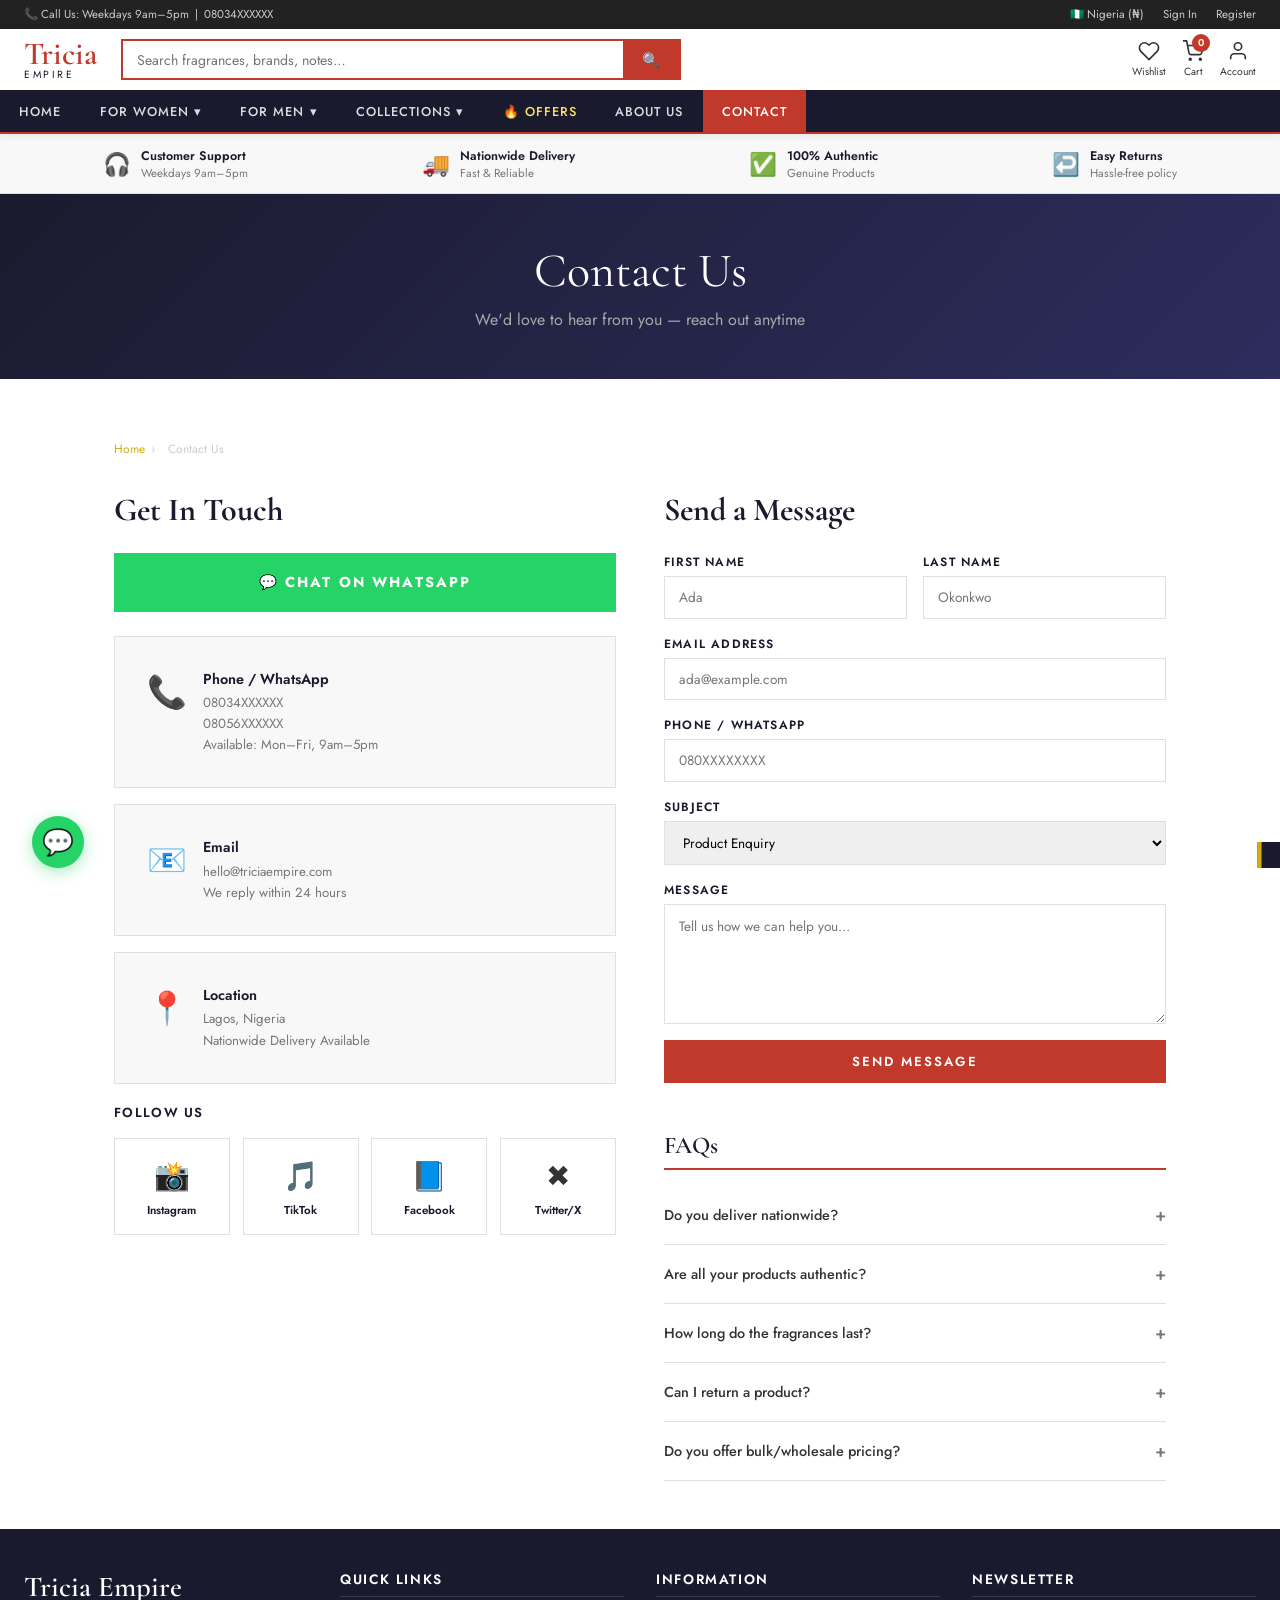
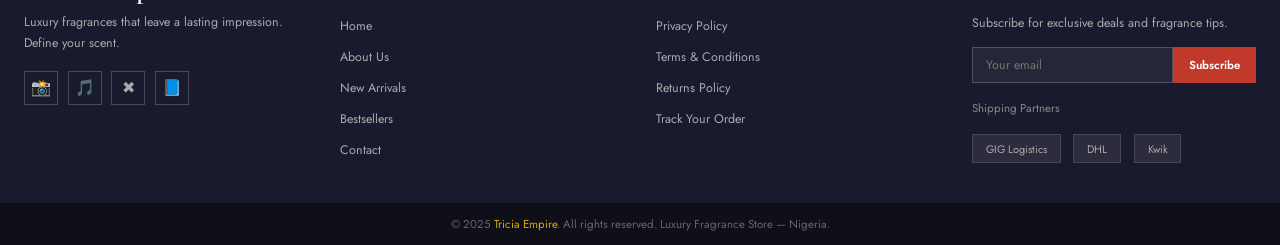
<file: pages/contact.html>
<!DOCTYPE html>
<html lang="en">
<head>
<meta charset="UTF-8"/><meta name="viewport" content="width=device-width,initial-scale=1.0"/>
<title>Contact Us — Tricia Empire</title>
<link rel="stylesheet" href="../css/main.css"/>
<style>
.contact-hero{background:linear-gradient(135deg,var(--dark),#2d2d5e);padding:3rem 1.5rem;text-align:center}
.contact-hero h1{font-family:'Cormorant Garamond',serif;font-size:3rem;color:#fff;font-weight:400;margin-bottom:.5rem}
.contact-hero p{color:#aaa}
.contact-wrap{max-width:1100px;margin:0 auto;padding:3rem 1.5rem}
.contact-grid{display:grid;grid-template-columns:1fr 1fr;gap:3rem}
.info-card{background:var(--off);border:1px solid var(--border);padding:2rem;margin-bottom:1rem;display:flex;align-items:flex-start;gap:1rem}
.info-icon{font-size:2rem;flex-shrink:0}
.info-title{font-weight:600;color:var(--dark);font-size:.9rem;margin-bottom:.2rem}
.info-val{font-size:.83rem;color:var(--muted);line-height:1.6}
.wa-big{display:flex;align-items:center;justify-content:center;gap:.8rem;background:#25d366;color:#fff;padding:1.2rem 2rem;font-size:.9rem;font-weight:700;letter-spacing:.15em;text-transform:uppercase;margin-bottom:1.5rem;transition:background .2s,transform .2s;text-decoration:none}
.wa-big:hover{background:#1ebe5d;transform:translateY(-2px)}
.contact-form{display:flex;flex-direction:column;gap:1rem}
.form-group{display:flex;flex-direction:column;gap:.3rem}
.form-group label{font-size:.75rem;font-weight:600;letter-spacing:.1em;text-transform:uppercase;color:var(--dark)}
.form-group input,.form-group textarea,.form-group select{border:1px solid var(--border);padding:.65rem .9rem;font-size:.85rem;font-family:'Jost',sans-serif;outline:none;transition:border-color .2s}
.form-group input:focus,.form-group textarea:focus,.form-group select:focus{border-color:var(--red)}
.form-group textarea{resize:vertical;min-height:120px}
.form-row{display:grid;grid-template-columns:1fr 1fr;gap:1rem}
.success-msg{display:none;background:#e8f8f0;border:1px solid #27ae60;color:#1a6b3d;padding:1rem;font-size:.85rem;margin-top:1rem}
.social-row{display:flex;gap:.8rem;margin-top:1rem}
.soc-card{flex:1;border:1px solid var(--border);padding:1rem;text-align:center;cursor:pointer;transition:border-color .2s,background .2s}
.soc-card:hover{border-color:var(--red);background:rgba(192,57,43,.03)}
.soc-card div{font-size:1.8rem;margin-bottom:.3rem}
.soc-card p{font-size:.72rem;font-weight:600;color:var(--dark);letter-spacing.08rem}
.faq-section{margin-top:3rem}
.faq-item{border-bottom:1px solid var(--border)}
.faq-q{padding:1rem 0;font-size:.9rem;font-weight:500;cursor:pointer;display:flex;justify-content:space-between;align-items:center;transition:color .2s}
.faq-q:hover{color:var(--red)}
.faq-q .icon{transition:transform .3s;font-size:1.1rem;color:var(--muted)}
.faq-a{display:none;padding-bottom:1rem;font-size:.83rem;line-height:1.8;color:var(--muted)}
.faq-item.open .faq-a{display:block}
.faq-item.open .faq-q .icon{transform:rotate(45deg)}
@media(max-width:768px){.contact-grid{grid-template-columns:1fr}.form-row{grid-template-columns:1fr}.social-row{flex-wrap:wrap}}
</style>
</head>
<body>
<div id="site-header"></div>
<div class="contact-hero">
  <h1>Contact Us</h1>
  <p>We'd love to hear from you — reach out anytime</p>
</div>
<div class="contact-wrap">
  <div class="breadcrumb" style="margin-bottom:2rem"><a href="../index.html">Home</a><span>›</span><span>Contact Us</span></div>
  <div class="contact-grid">
    <div>
      <h2 style="font-family:'Cormorant Garamond',serif;font-size:2rem;color:var(--dark);margin-bottom:1.5rem">Get In Touch</h2>
      <a href="https://wa.me/2348000000000?text=Hello%20Tricia%20Empire!" target="_blank" class="wa-big">💬 Chat on WhatsApp</a>
      <div class="info-card"><div class="info-icon">📞</div><div><p class="info-title">Phone / WhatsApp</p><p class="info-val">08034XXXXXX<br/>08056XXXXXX<br/>Available: Mon–Fri, 9am–5pm</p></div></div>
      <div class="info-card"><div class="info-icon">📧</div><div><p class="info-title">Email</p><p class="info-val">hello@triciaempire.com<br/>We reply within 24 hours</p></div></div>
      <div class="info-card"><div class="info-icon">📍</div><div><p class="info-title">Location</p><p class="info-val">Lagos, Nigeria<br/>Nationwide Delivery Available</p></div></div>
      <h3 style="font-size:.82rem;font-weight:600;letter-spacing:.1em;text-transform:uppercase;margin:1.2rem 0 .8rem;color:var(--dark)">Follow Us</h3>
      <div class="social-row">
        <div class="soc-card" onclick="showToast('Instagram coming soon!')"><div>📸</div><p>Instagram</p></div>
        <div class="soc-card" onclick="showToast('TikTok coming soon!')"><div>🎵</div><p>TikTok</p></div>
        <div class="soc-card" onclick="showToast('Facebook coming soon!')"><div>📘</div><p>Facebook</p></div>
        <div class="soc-card" onclick="showToast('Twitter coming soon!')"><div>✖</div><p>Twitter/X</p></div>
      </div>
    </div>
    <div>
      <h2 style="font-family:'Cormorant Garamond',serif;font-size:2rem;color:var(--dark);margin-bottom:1.5rem">Send a Message</h2>
      <form class="contact-form" onsubmit="submitForm(event)">
        <div class="form-row">
          <div class="form-group"><label>First Name</label><input type="text" placeholder="Ada" required/></div>
          <div class="form-group"><label>Last Name</label><input type="text" placeholder="Okonkwo" required/></div>
        </div>
        <div class="form-group"><label>Email Address</label><input type="email" placeholder="ada@example.com" required/></div>
        <div class="form-group"><label>Phone / WhatsApp</label><input type="tel" placeholder="080XXXXXXXX"/></div>
        <div class="form-group"><label>Subject</label>
          <select>
            <option>Product Enquiry</option>
            <option>Order Tracking</option>
            <option>Returns & Refunds</option>
            <option>Wholesale / Bulk Order</option>
            <option>Other</option>
          </select>
        </div>
        <div class="form-group"><label>Message</label><textarea placeholder="Tell us how we can help you…" required></textarea></div>
        <button type="submit" class="btn-red">Send Message</button>
      </form>
      <div class="success-msg" id="successMsg">✅ Thank you! Your message has been sent. We'll get back to you within 24 hours.</div>

      <div class="faq-section">
        <div class="section-header" style="margin-bottom:1rem"><h2>FAQs</h2></div>
        <div class="faq-item"><div class="faq-q" onclick="toggleFaq(this)">Do you deliver nationwide? <span class="icon">+</span></div><div class="faq-a">Yes! We deliver to all 36 states in Nigeria. Delivery usually takes 1–3 business days within Lagos and 3–5 days for other states.</div></div>
        <div class="faq-item"><div class="faq-q" onclick="toggleFaq(this)">Are all your products authentic? <span class="icon">+</span></div><div class="faq-a">100% Yes. We source directly from verified suppliers and every product comes with original packaging. We do not sell imitations.</div></div>
        <div class="faq-item"><div class="faq-q" onclick="toggleFaq(this)">How long do the fragrances last? <span class="icon">+</span></div><div class="faq-a">Our EDPs typically last 12–18 hours and EDTs last 6–10 hours. Results may vary based on skin type and application method.</div></div>
        <div class="faq-item"><div class="faq-q" onclick="toggleFaq(this)">Can I return a product? <span class="icon">+</span></div><div class="faq-a">Yes. We accept returns within 7 days of delivery for unopened, unused products in original packaging. Contact us via WhatsApp to initiate a return.</div></div>
        <div class="faq-item"><div class="faq-q" onclick="toggleFaq(this)">Do you offer bulk/wholesale pricing? <span class="icon">+</span></div><div class="faq-a">Absolutely! Contact us on WhatsApp or send us a message above. We offer special pricing for bulk orders of 10+ units.</div></div>
      </div>
    </div>
  </div>
</div>
<div id="site-footer"></div>
<script src="../js/products.js"></script><script src="../js/cart.js"></script><script src="../js/layout.js"></script>
<script>
function submitForm(e){e.preventDefault();e.target.style.display='none';document.getElementById('successMsg').style.display='block';}
function toggleFaq(el){el.closest('.faq-item').classList.toggle('open');}
document.addEventListener('DOMContentLoaded',()=>renderLayout());
</script>
</body></html>
</file>
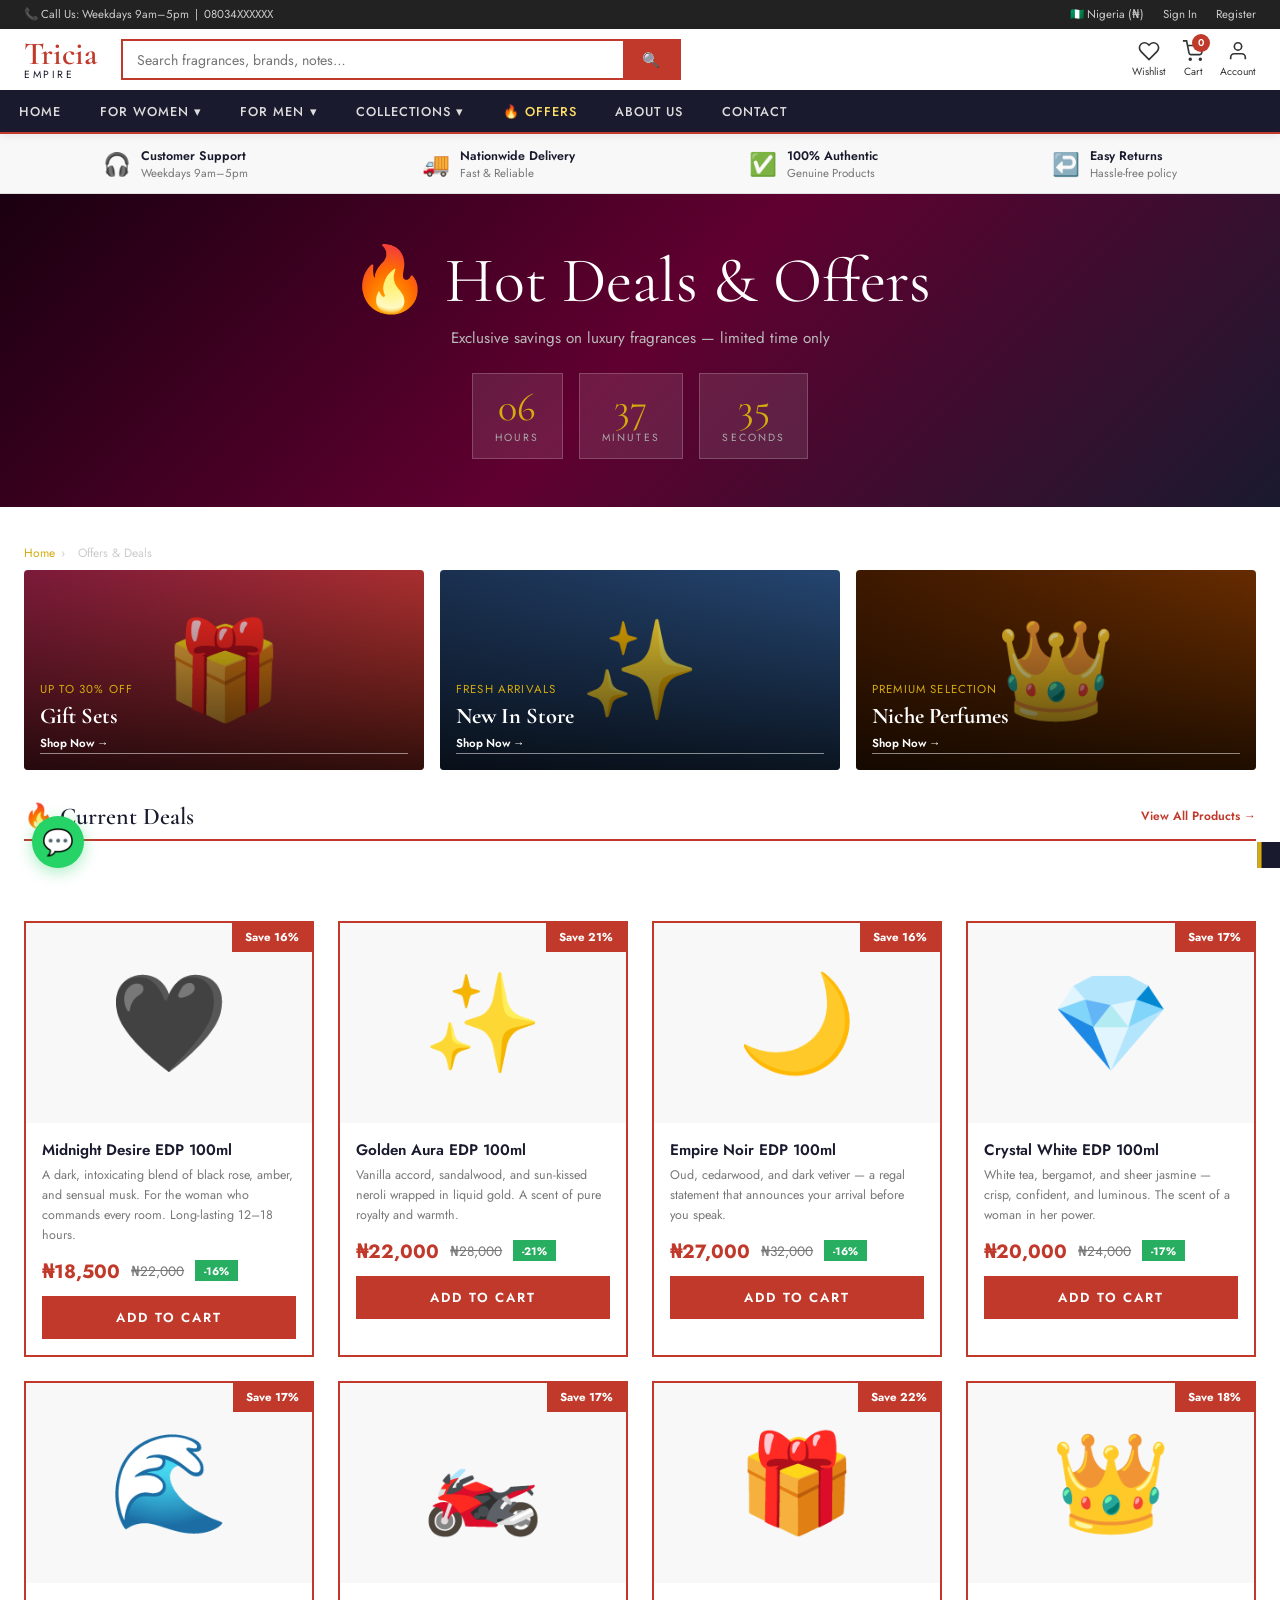
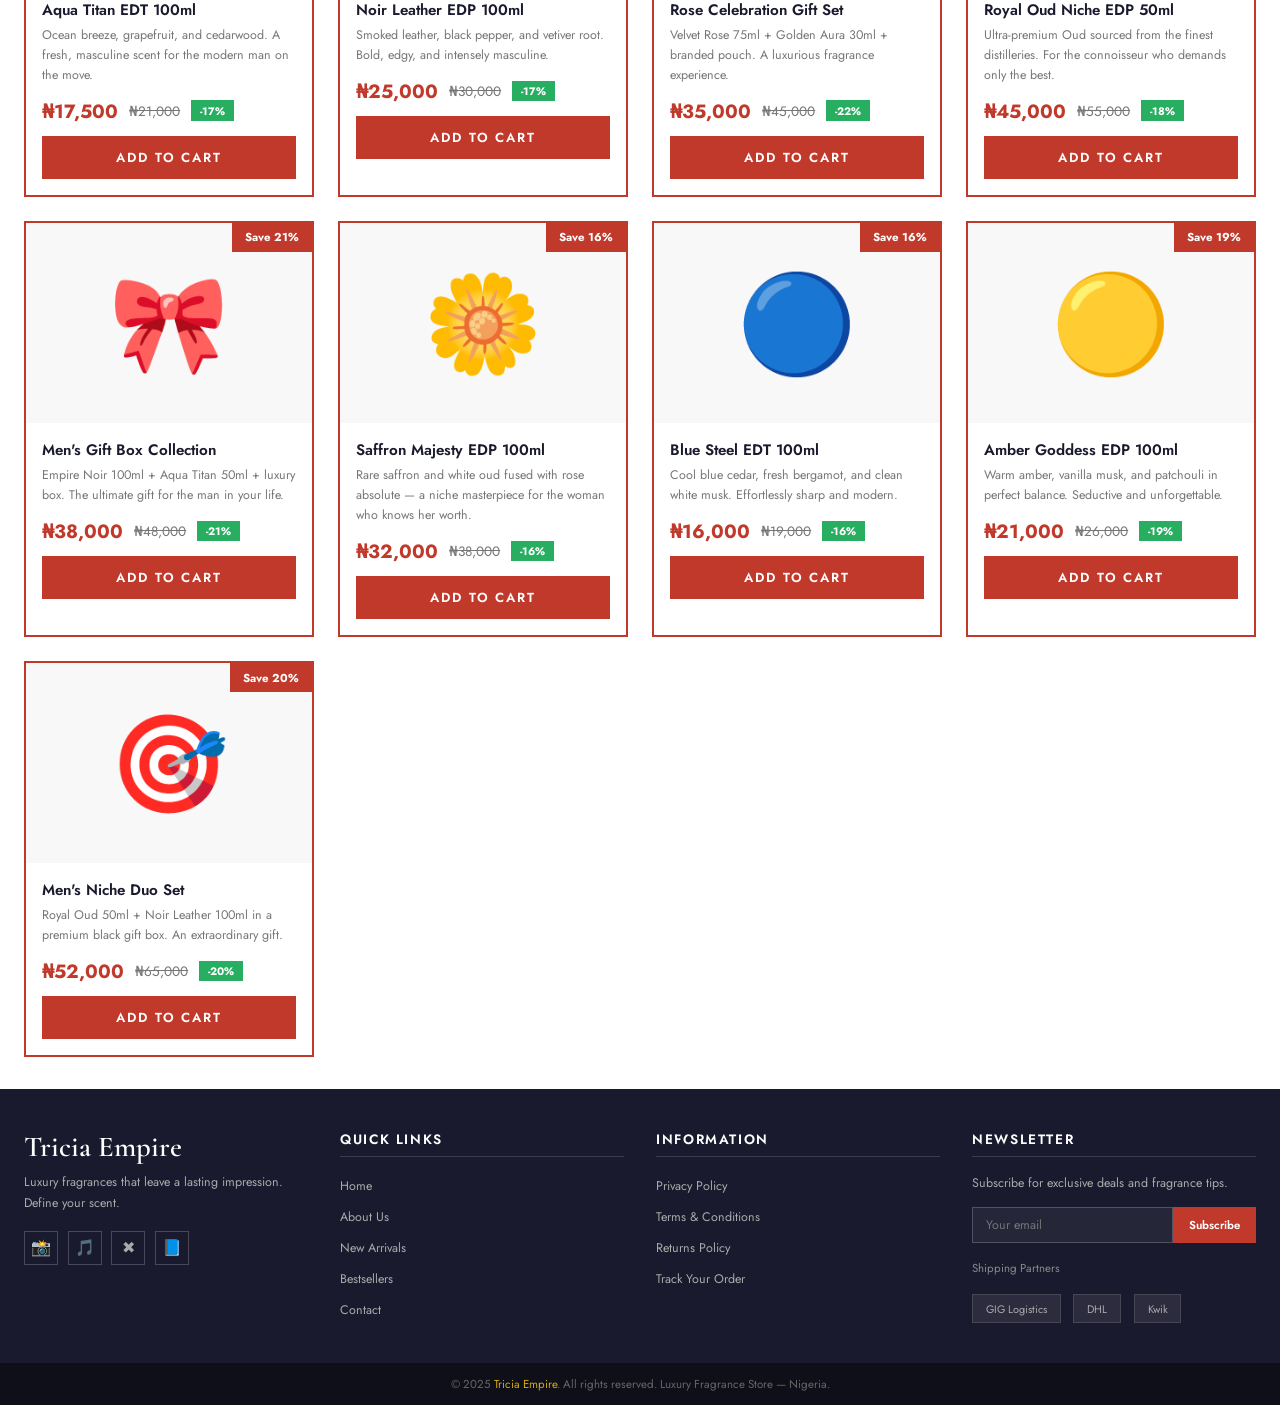
<file: pages/offers.html>
<!DOCTYPE html>
<html lang="en">
<head>
<meta charset="UTF-8"/><meta name="viewport" content="width=device-width,initial-scale=1.0"/>
<title>Offers & Deals — Tricia Empire</title>
<link rel="stylesheet" href="../css/main.css"/>
<style>
.offers-hero{background:linear-gradient(135deg,#1a0010,#600030,#1a1a2e);padding:3rem 1.5rem;text-align:center}
.offers-hero h1{font-family:'Cormorant Garamond',serif;font-size:clamp(2rem,5vw,4rem);color:#fff;font-weight:400;margin-bottom:.5rem}
.offers-hero p{color:#bbb;font-size:.95rem}
.countdown{display:flex;justify-content:center;gap:1rem;margin-top:1.5rem;flex-wrap:wrap}
.countdown-item{background:rgba(255,255,255,.1);border:1px solid rgba(255,255,255,.2);padding:.8rem 1.4rem;text-align:center;min-width:70px}
.countdown-item .num{font-family:'Cormorant Garamond',serif;font-size:2.5rem;color:var(--gold2);line-height:1}
.countdown-item .lbl{font-size:.65rem;letter-spacing:.2em;text-transform:uppercase;color:#aaa;margin-top:.2rem}
.deals-grid{display:grid;grid-template-columns:repeat(auto-fill,minmax(280px,1fr));gap:1.5rem;max-width:1300px;margin:2rem auto;padding:0 1.5rem}
.deal-card{border:2px solid var(--red);position:relative;overflow:hidden;background:#fff;transition:transform .2s,box-shadow .2s;cursor:pointer}
.deal-card:hover{transform:translateY(-4px);box-shadow:0 8px 24px rgba(192,57,43,.2)}
.deal-badge{position:absolute;top:0;right:0;background:var(--red);color:#fff;font-size:.72rem;font-weight:700;padding:.4rem .8rem;z-index:2}
.deal-img{height:200px;background:var(--off);display:flex;align-items:center;justify-content:center;font-size:6rem;transition:transform .3s}
.deal-card:hover .deal-img{transform:scale(1.05)}
.deal-info{padding:1rem}
.deal-name{font-size:.95rem;font-weight:600;color:var(--dark);margin-bottom:.3rem}
.deal-desc{font-size:.78rem;color:var(--muted);line-height:1.6;margin-bottom:.7rem}
.deal-price-row{display:flex;align-items:center;gap:.7rem;margin-bottom:.7rem}
.deal-now{font-size:1.2rem;font-weight:700;color:var(--red)}
.deal-old{font-size:.85rem;color:var(--muted);text-decoration:line-through}
.deal-save{background:#27ae60;color:#fff;font-size:.68rem;font-weight:700;padding:.15rem .55rem}
.offer-banner-row{display:grid;grid-template-columns:1fr 1fr 1fr;gap:1rem;max-width:1300px;margin:0 auto 2rem;padding:0 1.5rem}
.big-offer{position:relative;overflow:hidden;height:200px;cursor:pointer;border-radius:4px}
.big-offer-bg{width:100%;height:100%;display:flex;align-items:center;justify-content:center;font-size:6rem;transition:transform .4s}
.big-offer:hover .big-offer-bg{transform:scale(1.06)}
.big-offer-label{position:absolute;inset:0;background:linear-gradient(to top,rgba(0,0,0,.75),transparent);display:flex;flex-direction:column;justify-content:flex-end;padding:1rem}
.big-offer-label h3{color:#fff;font-family:'Cormorant Garamond',serif;font-size:1.4rem}
.big-offer-label p{color:var(--gold2);font-size:.72rem;letter-spacing:.1em;text-transform:uppercase;margin-bottom:.3rem}
.big-offer-label a{display:inline-block;margin-top:.4rem;font-size:.72rem;font-weight:600;color:#fff;border-bottom:1px solid rgba(255,255,255,.5);padding-bottom:.1rem}
.section-wrap{max-width:1300px;margin:0 auto;padding:0 1.5rem 2rem}
@media(max-width:768px){.offer-banner-row{grid-template-columns:1fr}}
</style>
</head>
<body>
<div id="site-header"></div>
<div class="offers-hero">
  <h1>🔥 Hot Deals & Offers</h1>
  <p>Exclusive savings on luxury fragrances — limited time only</p>
  <div class="countdown">
    <div class="countdown-item"><div class="num" id="cdH">00</div><div class="lbl">Hours</div></div>
    <div class="countdown-item"><div class="num" id="cdM">00</div><div class="lbl">Minutes</div></div>
    <div class="countdown-item"><div class="num" id="cdS">00</div><div class="lbl">Seconds</div></div>
  </div>
</div>

<div style="max-width:1300px;margin:0 auto;padding:1.5rem 1.5rem .5rem">
  <div class="breadcrumb"><a href="../index.html">Home</a><span>›</span><span>Offers & Deals</span></div>
</div>

<!-- OFFER BANNERS -->
<div class="offer-banner-row">
  <div class="big-offer" onclick="location.href='category.html?cat=gift&gender=all'">
    <div class="big-offer-bg" style="background:linear-gradient(135deg,#7b1a3a,#c0392b)">🎁</div>
    <div class="big-offer-label"><p>Up to 30% Off</p><h3>Gift Sets</h3><a href="category.html?cat=gift&gender=all">Shop Now →</a></div>
  </div>
  <div class="big-offer" onclick="location.href='category.html?cat=new&gender=all'">
    <div class="big-offer-bg" style="background:linear-gradient(135deg,#1a3050,#2a5080)">✨</div>
    <div class="big-offer-label"><p>Fresh Arrivals</p><h3>New In Store</h3><a href="category.html?cat=new&gender=all">Shop Now →</a></div>
  </div>
  <div class="big-offer" onclick="location.href='category.html?cat=niche&gender=all'">
    <div class="big-offer-bg" style="background:linear-gradient(135deg,#3d1800,#7a3500)">👑</div>
    <div class="big-offer-label"><p>Premium Selection</p><h3>Niche Perfumes</h3><a href="category.html?cat=niche&gender=all">Shop Now →</a></div>
  </div>
</div>

<!-- DEALS GRID -->
<div class="section-wrap">
  <div class="section-header"><h2>🔥 Current Deals</h2><a href="category.html?cat=all&gender=all">View All Products →</a></div>
</div>
<div class="deals-grid" id="dealsGrid"></div>

<div id="site-footer"></div>
<script src="../js/products.js"></script>
<script src="../js/cart.js"></script>
<script src="../js/layout.js"></script>
<script>
// Countdown to midnight
function updateCountdown(){
  const now=new Date(),midnight=new Date(now);midnight.setHours(24,0,0,0);
  const diff=Math.floor((midnight-now)/1000);
  const h=Math.floor(diff/3600),m=Math.floor((diff%3600)/60),s=diff%60;
  document.getElementById('cdH').textContent=String(h).padStart(2,'0');
  document.getElementById('cdM').textContent=String(m).padStart(2,'0');
  document.getElementById('cdS').textContent=String(s).padStart(2,'0');
}
setInterval(updateCountdown,1000);updateCountdown();

function renderDeals(){
  const deals=products.filter(p=>p.oldPrice);
  document.getElementById('dealsGrid').innerHTML=deals.map(p=>{
    const save=Math.round((1-p.price/p.oldPrice)*100);
    return `<div class="deal-card" onclick="openModal(${p.id})">
      <span class="deal-badge">Save ${save}%</span>
      <div class="deal-img">${p.emoji}</div>
      <div class="deal-info">
        <div class="deal-name">${p.name}</div>
        <div class="deal-desc">${p.desc}</div>
        <div class="deal-price-row">
          <span class="deal-now">₦${p.price.toLocaleString()}</span>
          <span class="deal-old">₦${p.oldPrice.toLocaleString()}</span>
          <span class="deal-save">-${save}%</span>
        </div>
        <button class="btn-red" style="width:100%" onclick="event.stopPropagation();addToCartById(${p.id})">Add to Cart</button>
      </div>
    </div>`;
  }).join('');
}

document.addEventListener('DOMContentLoaded',()=>{ renderLayout(); renderDeals(); });
</script>
</body></html>
</file>
<file: css/main.css>
/* ===== TRICIA EMPIRE — SHARED STYLES ===== */
@import url('https://fonts.googleapis.com/css2?family=Cormorant+Garamond:ital,wght@0,400;0,600;1,400&family=Jost:wght@300;400;500;600&display=swap');

:root {
  --red: #c0392b; --red2: #e74c3c;
  --gold: #b8960c; --gold2: #d4ac0d;
  --dark: #1a1a2e; --white: #fff;
  --off: #f8f8f8; --light: #f2f2f2;
  --border: #e0e0e0; --text: #333; --muted: #777;
}

*, *::before, *::after { box-sizing: border-box; margin: 0; padding: 0; }
html { scroll-behavior: smooth; }
body { font-family: 'Jost', sans-serif; color: var(--text); background: #fff; overflow-x: hidden; }
a { text-decoration: none; color: inherit; }
img { max-width: 100%; display: block; }
ul { list-style: none; }
button { cursor: pointer; font-family: 'Jost', sans-serif; }

/* ===TOPBAR=== */
.topbar { background: #222; color: #ccc; font-size: .72rem; padding: .4rem 1.5rem; display: flex; align-items: center; justify-content: space-between; gap: 1rem; flex-wrap: wrap; }
.topbar a { color: #ccc; transition: color .2s; }
.topbar a:hover { color: var(--gold2); }
.topbar-left { display: flex; align-items: center; gap: .5rem; }
.topbar-right { display: flex; align-items: center; gap: 1.2rem; }

/* ===HEADER=== */
header { background: #fff; border-bottom: 2px solid var(--red); position: sticky; top: 0; z-index: 200; box-shadow: 0 2px 8px rgba(0,0,0,.08); }
.header-main { display: flex; align-items: center; gap: 1.5rem; padding: .6rem 1.5rem; max-width: 1300px; margin: 0 auto; }
.logo { font-family: 'Cormorant Garamond', serif; font-size: 2rem; font-weight: 600; line-height: 1; color: var(--red); white-space: nowrap; cursor: pointer; }
.logo span { display: block; font-size: .65rem; font-weight: 400; letter-spacing: .25em; text-transform: uppercase; color: var(--dark); font-family: 'Jost', sans-serif; }
.search-bar { flex: 1; display: flex; max-width: 560px; border: 2px solid var(--red); overflow: hidden; }
.search-bar input { flex: 1; border: none; outline: none; padding: .55rem .9rem; font-size: .88rem; font-family: 'Jost', sans-serif; }
.search-bar button { background: var(--red); color: #fff; border: none; padding: .55rem 1.2rem; transition: background .2s; font-size: .9rem; }
.search-bar button:hover { background: var(--red2); }
.header-icons { display: flex; align-items: center; gap: 1rem; margin-left: auto; }
.icon-btn { display: flex; flex-direction: column; align-items: center; gap: .15rem; background: none; border: none; color: var(--text); font-size: .65rem; font-family: 'Jost', sans-serif; cursor: pointer; position: relative; transition: color .2s; }
.icon-btn svg { width: 22px; height: 22px; }
.icon-btn:hover { color: var(--red); }
.cart-badge { position: absolute; top: -6px; right: -6px; background: var(--red); color: #fff; border-radius: 50%; width: 18px; height: 18px; font-size: .62rem; display: flex; align-items: center; justify-content: center; font-weight: 600; }
.hamburger { display: none; flex-direction: column; gap: 5px; background: none; border: none; cursor: pointer; padding: .3rem; }
.hamburger span { width: 24px; height: 2px; background: var(--dark); display: block; transition: .3s; }

/* ===NAV=== */
nav { background: var(--dark); position: relative; }
.nav-inner { max-width: 1300px; margin: 0 auto; display: flex; align-items: stretch; }
.nav-item { position: relative; }
.nav-link { display: block; padding: .7rem 1.2rem; color: #ddd; font-size: .8rem; font-weight: 500; letter-spacing: .08em; text-transform: uppercase; transition: background .2s, color .2s; white-space: nowrap; }
.nav-link:hover, .nav-link.active { background: var(--red); color: #fff; }
.has-drop:hover .dropdown, .has-drop:focus-within .dropdown { display: block; }
.dropdown { display: none; position: absolute; top: 100%; left: 0; background: #fff; border: 1px solid var(--border); min-width: 210px; box-shadow: 0 8px 24px rgba(0,0,0,.12); z-index: 300; }
.dropdown a { display: block; padding: .65rem 1.2rem; font-size: .82rem; color: var(--text); border-bottom: 1px solid var(--light); transition: background .2s, color .2s; }
.dropdown a:hover { background: var(--red); color: #fff; }
.nav-offer .nav-link { color: #ffe066; }
.mobile-nav { display: none; background: var(--dark); border-top: 1px solid rgba(255,255,255,.1); }
.mobile-nav a { display: block; padding: .75rem 1.5rem; color: #ccc; font-size: .85rem; border-bottom: 1px solid rgba(255,255,255,.07); transition: background .2s; }
.mobile-nav a:hover { background: var(--red); color: #fff; }

/* ===BUTTONS=== */
.btn-red { background: var(--red); color: #fff; border: none; padding: .75rem 2rem; font-size: .82rem; font-weight: 600; letter-spacing: .15em; text-transform: uppercase; transition: background .2s, transform .2s; display: inline-block; cursor: pointer; }
.btn-red:hover { background: var(--red2); transform: translateY(-2px); }
.btn-outline { background: transparent; color: var(--red); border: 2px solid var(--red); padding: .65rem 1.8rem; font-size: .82rem; font-weight: 600; letter-spacing: .12em; text-transform: uppercase; transition: all .2s; display: inline-block; cursor: pointer; }
.btn-outline:hover { background: var(--red); color: #fff; }

/* ===PRODUCT CARDS=== */
.products-grid { display: grid; grid-template-columns: repeat(auto-fill, minmax(185px, 1fr)); gap: 1rem; margin-bottom: 2rem; }
.product-card { border: 1px solid var(--border); background: #fff; transition: box-shadow .3s, transform .3s; position: relative; overflow: hidden; }
.product-card:hover { box-shadow: 0 6px 24px rgba(0,0,0,.12); transform: translateY(-3px); }
.product-badge { position: absolute; top: .5rem; left: .5rem; background: var(--red); color: #fff; font-size: .62rem; font-weight: 600; padding: .2rem .55rem; z-index: 2; text-transform: uppercase; }
.product-badge.new-badge { background: var(--dark); }
.product-badge.sale-badge { background: #27ae60; }
.product-badge.niche-badge { background: #6c3483; }
.product-img-wrap { height: 200px; background: var(--off); display: flex; align-items: center; justify-content: center; overflow: hidden; position: relative; cursor: pointer; }
.product-emoji { font-size: 4.5rem; pointer-events: none; }
.product-actions { position: absolute; bottom: 0; left: 0; right: 0; display: flex; justify-content: center; gap: .4rem; padding: .5rem; background: rgba(255,255,255,.92); transform: translateY(100%); transition: transform .3s; }
.product-card:hover .product-actions { transform: translateY(0); }
.act-btn { width: 34px; height: 34px; border: 1px solid var(--border); background: #fff; font-size: .9rem; transition: background .2s, color .2s, border-color .2s; display: flex; align-items: center; justify-content: center; }
.act-btn:hover { background: var(--red); color: #fff; border-color: var(--red); }
.product-info { padding: .7rem .8rem; }
.product-stars { color: var(--gold2); font-size: .7rem; margin-bottom: .2rem; }
.product-name { font-size: .82rem; font-weight: 500; line-height: 1.35; margin-bottom: .35rem; color: var(--dark); display: -webkit-box; -webkit-line-clamp: 2; -webkit-box-orient: vertical; overflow: hidden; min-height: 2.2rem; }
.product-price { display: flex; align-items: center; gap: .5rem; flex-wrap: wrap; }
.price-now { font-size: .9rem; font-weight: 700; color: var(--red); }
.price-old { font-size: .75rem; color: var(--muted); text-decoration: line-through; }
.add-cart-btn { width: 100%; background: var(--dark); color: #fff; border: none; padding: .5rem; font-size: .75rem; font-weight: 600; letter-spacing: .1rem; text-transform: uppercase; margin-top: .5rem; transition: background .2s; }
.add-cart-btn:hover { background: var(--red); }

/* ===SECTION HEADER=== */
.section-header { display: flex; align-items: center; justify-content: space-between; margin-bottom: 1rem; padding-bottom: .5rem; border-bottom: 2px solid var(--red); }
.section-header h2 { font-family: 'Cormorant Garamond', serif; font-size: 1.5rem; font-weight: 600; color: var(--dark); }
.section-header a { font-size: .75rem; color: var(--red); font-weight: 600; }
.car-btn { width: 28px; height: 28px; border: 1px solid var(--border); background: #fff; cursor: pointer; transition: background .2s, color .2s; display: flex; align-items: center; justify-content: center; font-size: .9rem; }
.car-btn:hover { background: var(--red); color: #fff; border-color: var(--red); }

/* ===CART PANEL=== */
.cart-overlay { display: none; position: fixed; inset: 0; background: rgba(0,0,0,.5); z-index: 500; }
.cart-overlay.open { display: block; }
.cart-panel { position: fixed; top: 0; right: -420px; width: 380px; max-width: 95vw; height: 100%; background: #fff; z-index: 600; transition: right .35s ease; display: flex; flex-direction: column; box-shadow: -4px 0 24px rgba(0,0,0,.15); }
.cart-panel.open { right: 0; }
.cart-header { background: var(--dark); color: #fff; padding: 1rem 1.2rem; display: flex; align-items: center; justify-content: space-between; }
.cart-header h3 { font-size: 1rem; font-weight: 600; letter-spacing: .1rem; }
.cart-close { background: none; border: none; color: #fff; font-size: 1.4rem; cursor: pointer; }
.cart-items { flex: 1; overflow-y: auto; padding: 1rem; }
.cart-item { display: flex; gap: .8rem; border-bottom: 1px solid var(--border); padding-bottom: .8rem; margin-bottom: .8rem; align-items: center; }
.ci-img { width: 60px; height: 60px; background: var(--off); display: flex; align-items: center; justify-content: center; font-size: 2rem; flex-shrink: 0; }
.ci-info { flex: 1; min-width: 0; }
.ci-name { font-size: .8rem; font-weight: 500; margin-bottom: .2rem; }
.ci-price { font-size: .85rem; font-weight: 700; color: var(--red); }
.ci-qty { display: flex; align-items: center; gap: .4rem; margin-top: .3rem; }
.qty-btn { width: 24px; height: 24px; border: 1px solid var(--border); background: #fff; cursor: pointer; transition: background .2s; font-size: .9rem; }
.qty-btn:hover { background: var(--red); color: #fff; border-color: var(--red); }
.ci-qty span { font-size: .85rem; font-weight: 600; min-width: 20px; text-align: center; }
.ci-remove { color: var(--muted); font-size: 1rem; cursor: pointer; background: none; border: none; margin-left: auto; transition: color .2s; }
.ci-remove:hover { color: var(--red); }
.cart-empty { text-align: center; padding: 3rem 1rem; color: var(--muted); }
.cart-empty div { font-size: 3rem; margin-bottom: .8rem; }
.cart-footer { padding: 1rem 1.2rem; border-top: 2px solid var(--border); }
.cart-total-row { display: flex; justify-content: space-between; align-items: center; margin-bottom: .8rem; font-weight: 600; font-size: .95rem; }
.cart-total-price { color: var(--red); font-size: 1.05rem; }
.checkout-btn { width: 100%; background: var(--red); color: #fff; border: none; padding: .8rem; font-size: .82rem; font-weight: 600; letter-spacing: .15rem; text-transform: uppercase; transition: background .2s; }
.checkout-btn:hover { background: var(--red2); }

/* ===MODAL=== */
.modal-overlay { display: none; position: fixed; inset: 0; background: rgba(0,0,0,.6); z-index: 700; align-items: center; justify-content: center; }
.modal-overlay.open { display: flex; }
.modal { background: #fff; max-width: 700px; width: 90%; max-height: 90vh; overflow-y: auto; position: relative; }
.modal-close { position: absolute; top: .8rem; right: .8rem; background: none; border: none; font-size: 1.5rem; cursor: pointer; color: var(--text); z-index: 1; }
.modal-body { display: grid; grid-template-columns: 1fr 1fr; gap: 1.5rem; padding: 1.5rem; }
.modal-img { background: var(--off); display: flex; align-items: center; justify-content: center; font-size: 7rem; aspect-ratio: 1; }
.modal-info h2 { font-family: 'Cormorant Garamond', serif; font-size: 1.8rem; margin-bottom: .5rem; }
.modal-info .stars { color: var(--gold2); font-size: .85rem; margin-bottom: .8rem; }
.modal-price { font-size: 1.5rem; font-weight: 700; color: var(--red); margin-bottom: .8rem; }
.modal-desc { font-size: .83rem; line-height: 1.7; color: var(--muted); margin-bottom: 1rem; }
.modal-notes { display: flex; flex-wrap: wrap; gap: .4rem; margin-bottom: 1rem; }
.note-tag { background: var(--off); border: 1px solid var(--border); font-size: .72rem; padding: .2rem .6rem; color: var(--text); }
.modal-qty { display: flex; align-items: center; gap: .8rem; margin-bottom: 1rem; }
.modal-qty span { font-size: .85rem; font-weight: 500; }
.modal-qty-ctrl { display: flex; align-items: center; gap: .4rem; }
.modal-qty-ctrl button { width: 32px; height: 32px; border: 1px solid var(--border); background: #fff; font-size: 1rem; cursor: pointer; transition: background .2s; }
.modal-qty-ctrl button:hover { background: var(--red); color: #fff; }
.modal-qty-ctrl span { font-size: .9rem; font-weight: 600; min-width: 28px; text-align: center; }
.modal-add { width: 100%; background: var(--red); color: #fff; border: none; padding: .75rem; font-size: .8rem; font-weight: 600; letter-spacing: .15rem; text-transform: uppercase; margin-bottom: .5rem; transition: background .2s; }
.modal-add:hover { background: var(--red2); }
.modal-wish { width: 100%; background: transparent; color: var(--dark); border: 1px solid var(--border); padding: .65rem; font-size: .78rem; font-weight: 600; letter-spacing: .1rem; text-transform: uppercase; transition: border-color .2s, background .2s; }
.modal-wish:hover { border-color: var(--red); background: rgba(192,57,43,.04); }

/* ===TOAST=== */
.toast { position: fixed; bottom: 2rem; right: 2rem; background: var(--dark); color: #fff; padding: .8rem 1.4rem; font-size: .82rem; border-left: 4px solid var(--gold2); z-index: 999; transform: translateX(120%); transition: transform .3s; max-width: 280px; }
.toast.show { transform: translateX(0); }

/* ===WHATSAPP FAB=== */
.whatsapp-fab { position: fixed; bottom: 2rem; left: 2rem; background: #25d366; color: #fff; width: 52px; height: 52px; border-radius: 50%; display: flex; align-items: center; justify-content: center; font-size: 1.6rem; box-shadow: 0 4px 16px rgba(37,211,102,.4); z-index: 400; cursor: pointer; transition: transform .2s; text-decoration: none; }
.whatsapp-fab:hover { transform: scale(1.1); }

/* ===CONTACT BAR=== */
.contact-bar { background: var(--off); border-bottom: 1px solid var(--border); padding: .8rem 1.5rem; display: flex; align-items: center; justify-content: space-around; flex-wrap: wrap; gap: 1rem; }
.contact-item { display: flex; align-items: center; gap: .6rem; font-size: .82rem; }
.contact-item .icon { font-size: 1.4rem; }
.contact-item .label { font-weight: 600; color: var(--dark); font-size: .78rem; }
.contact-item .sub { color: var(--muted); font-size: .72rem; }

/* ===PAGE HEADER=== */
.page-hero { background: linear-gradient(135deg, var(--dark), #2d2d5e); padding: 2.5rem 1.5rem; text-align: center; }
.page-hero h1 { font-family: 'Cormorant Garamond', serif; font-size: clamp(2rem, 5vw, 3.5rem); color: #fff; font-weight: 400; margin-bottom: .5rem; }
.page-hero p { color: #aaa; font-size: .9rem; }
.breadcrumb { font-size: .75rem; color: #888; margin-top: .8rem; }
.breadcrumb a { color: var(--gold2); }
.breadcrumb span { color: #ccc; margin: 0 .4rem; }

/* ===FILTERS=== */
.filter-bar { background: #fff; border-bottom: 1px solid var(--border); padding: .8rem 1.5rem; display: flex; align-items: center; gap: 1rem; flex-wrap: wrap; max-width: 1300px; margin: 0 auto; }
.filter-btn { padding: .45rem 1.2rem; border: 1px solid var(--border); background: #fff; font-size: .78rem; font-weight: 500; cursor: pointer; transition: all .2s; text-transform: uppercase; letter-spacing: .06em; }
.filter-btn:hover, .filter-btn.active { background: var(--red); color: #fff; border-color: var(--red); }
.sort-select { margin-left: auto; padding: .45rem .9rem; border: 1px solid var(--border); font-size: .78rem; font-family: 'Jost', sans-serif; outline: none; cursor: pointer; }
.results-count { font-size: .78rem; color: var(--muted); }

/* ===FOOTER=== */
.footer-top { background: var(--dark); color: #ccc; padding: 2.5rem 1.5rem; }
.footer-grid { max-width: 1300px; margin: 0 auto; display: grid; grid-template-columns: repeat(auto-fit, minmax(180px, 1fr)); gap: 2rem; }
.footer-col h4 { color: #fff; font-size: .85rem; font-weight: 600; letter-spacing: .12em; text-transform: uppercase; margin-bottom: 1rem; padding-bottom: .4rem; border-bottom: 1px solid rgba(255,255,255,.15); }
.footer-col ul { display: flex; flex-direction: column; gap: .5rem; }
.footer-col ul a { font-size: .78rem; color: #aaa; transition: color .2s; }
.footer-col ul a:hover { color: var(--gold2); }
.footer-col p { font-size: .78rem; line-height: 1.7; color: #aaa; }
.footer-logo { font-family: 'Cormorant Garamond', serif; font-size: 1.8rem; font-weight: 600; color: #fff; margin-bottom: .5rem; }
.footer-social { display: flex; gap: .6rem; margin-top: 1rem; }
.soc-btn { width: 34px; height: 34px; border: 1px solid rgba(255,255,255,.2); display: flex; align-items: center; justify-content: center; font-size: 1rem; color: #aaa; transition: background .2s, color .2s, border-color .2s; }
.soc-btn:hover { background: var(--red); color: #fff; border-color: var(--red); }
.newsletter-form { display: flex; margin-top: .8rem; overflow: hidden; }
.newsletter-form input { flex: 1; border: 1px solid rgba(255,255,255,.2); background: rgba(255,255,255,.05); color: #fff; padding: .5rem .8rem; font-size: .78rem; outline: none; font-family: 'Jost', sans-serif; }
.newsletter-form button { background: var(--red); color: #fff; border: none; padding: .5rem 1rem; font-size: .72rem; font-weight: 600; white-space: nowrap; cursor: pointer; }
.footer-partners { display: flex; gap: .8rem; flex-wrap: wrap; margin-top: 1rem; align-items: center; }
.partner-badge { background: rgba(255,255,255,.08); border: 1px solid rgba(255,255,255,.12); padding: .35rem .8rem; font-size: .68rem; color: #aaa; }
.footer-bottom { background: #0f0f1a; padding: .8rem 1.5rem; text-align: center; font-size: .72rem; color: #666; }
.footer-bottom span { color: var(--gold2); }

/* ===RESPONSIVE=== */
@media (max-width: 768px) {
  .header-main { flex-wrap: wrap; gap: .6rem; padding: .6rem 1rem; }
  .search-bar { order: 3; flex-basis: 100%; max-width: 100%; }
  .header-icons { gap: .6rem; }
  .hamburger { display: flex; }
  .nav-inner { display: none; }
  .icon-btn span { display: none; }
  .modal-body { grid-template-columns: 1fr; }
  .products-grid { grid-template-columns: repeat(2, 1fr); }
  .contact-bar { justify-content: flex-start; }
}
@media (max-width: 480px) {
  .products-grid { grid-template-columns: repeat(2, 1fr); gap: .5rem; }
  .logo { font-size: 1.5rem; }
}
</file>
